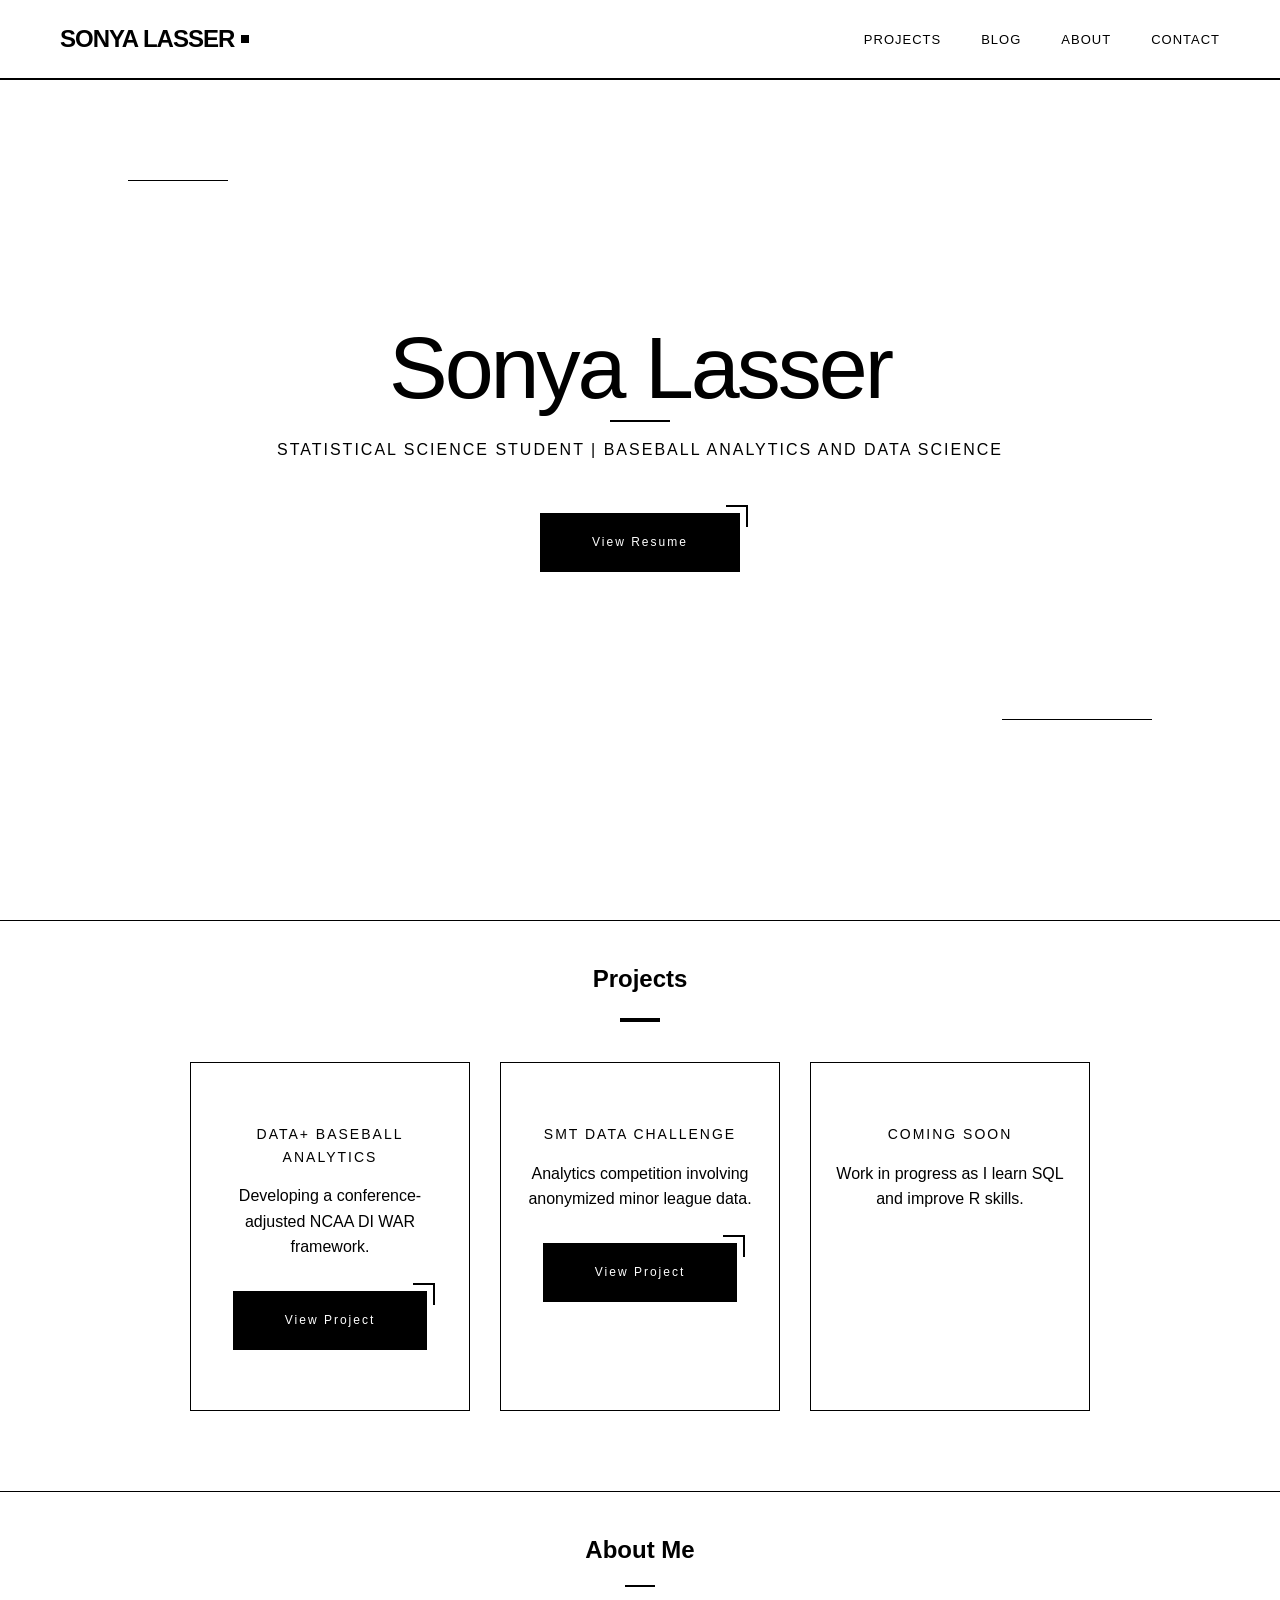
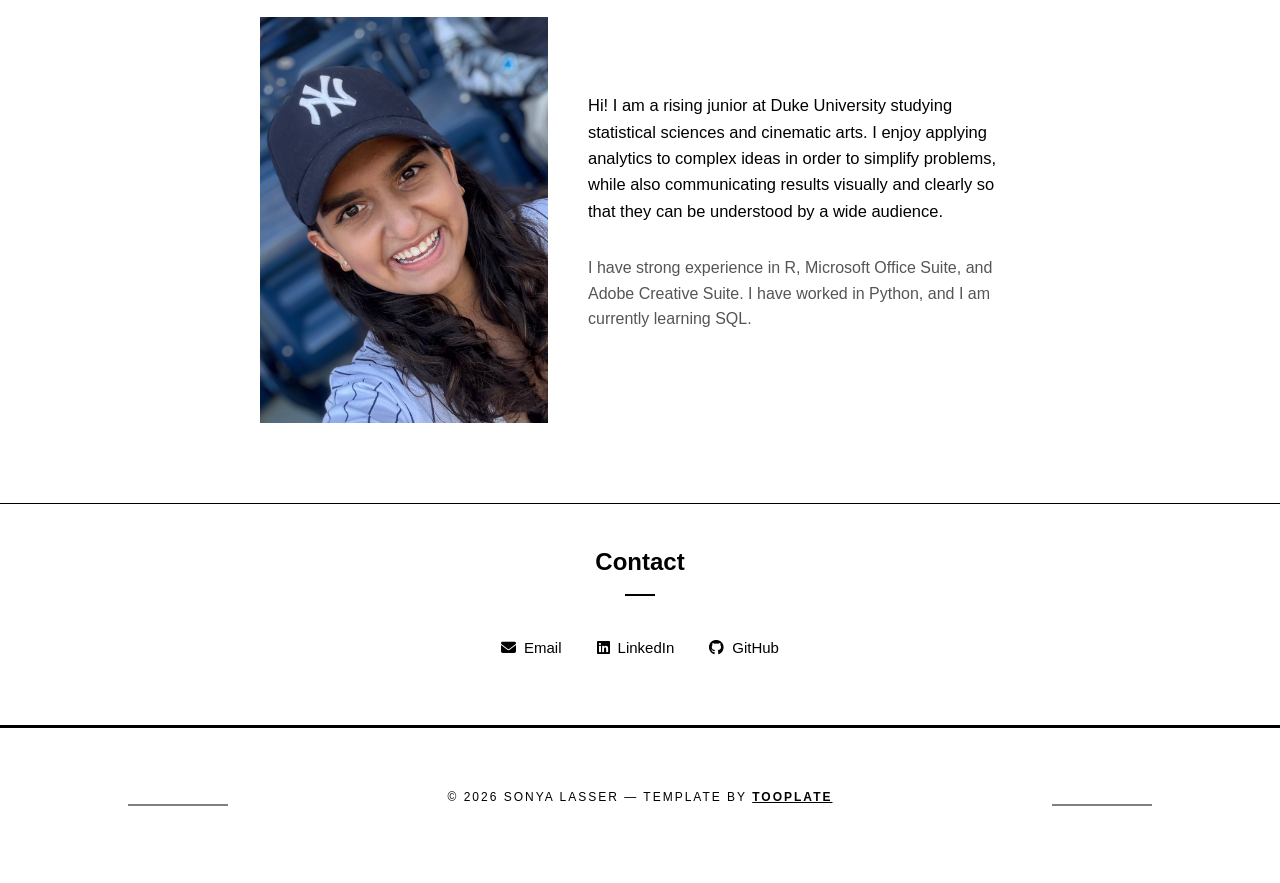
<file: index.html>
<!DOCTYPE html>
<html lang="en">
<head>
<meta charset="UTF-8">
<meta name="viewport" content="width=device-width, initial-scale=1.0">
<title>Sonya Lasser's Portfolio</title>
<link rel="icon" type="image/png" sizes="512x512" href="favicon.png">
<link rel="stylesheet" href="https://cdnjs.cloudflare.com/ajax/libs/font-awesome/6.5.0/css/all.min.css">
<link href="tooplate-minimal-white-style.css" rel="stylesheet">
</head>
<body>

<!-- Navigation -->
<nav id="navbar">
<div class="nav-container">
<a href="#" class="logo">SONYA LASSER</a>
<ul class="nav-links">
<li><a href="#projects">PROJECTS</a></li>
<li><a href="#blog">BLOG</a></li>
<li><a href="#about">ABOUT</a></li>
<li><a href="#contact">CONTACT</a></li>
</ul>
</div>
</nav>

<!-- Hero -->
<section class="hero" style="height: 60vh; display:flex; align-items:center; justify-content:center;">
<div class="hero-content">
<h1>Sonya Lasser</h1>
<p class="subtitle">Statistical Science Student | Baseball Analytics and Data Science</p>
<a href="files/Lasser_Resume.pdf" target="_blank" class="cta-button">View Resume</a>
</div>
</section>


<!-- Projects -->
<section id="projects" class="about">
<div class="container" style="text-align:center;">

<h2>Projects</h2>
<div style="width:40px; height:4px; background:#000; margin:20px auto;"></div>

<div style="display:flex; justify-content:center; gap:30px; flex-wrap:wrap; margin-top:40px;">

<div class="value-card" style="max-width:280px;">
  <h4>Data+ Baseball Analytics</h4>
  <p>
    Developing a conference-adjusted NCAA DI WAR framework.
  </p>
  <a href="projects/dataplus.html" class="cta-button" style="margin-top:15px;">
    View Project
  </a>
</div>

<div class="value-card" style="max-width:280px;">
<h4>SMT Data Challenge</h4>
<p>Analytics competition involving anonymized minor league data.</p>
<a href="projects/smt.html" class="cta-button" style="margin-top:15px;">View Project</a>
</div>

<div class="value-card" style="max-width:280px;">
<h4>Coming Soon</h4>
<p>Work in progress as I learn SQL and improve R skills.</p>
<!-- <a href="projects/project3.html" class="cta-button" style="margin-top:15px;">View Project</a> -->
</div>

</div> 

</section>

<!-- About Me -->
<section id="about" class="about">
<div class="container">

<div style="max-width:760px; margin:auto;">
<h2 style="text-align:center;">About Me</h2>
<div style="width:30px; height:2px; background:#000; margin:15px auto 30px;"></div>

<div style="display:flex; align-items:stretch; gap:40px;">

<div style="display:flex; align-items:stretch; gap:40px;">

<!-- Image (smaller) -->
<div style="flex:0.8;">
<div style="
width:100%;
height:100%;
min-height:240px;
overflow:hidden;
">
<img src="images/profile_picture.jpg" 
style="
width:100%;
height:100%;
object-fit:cover;
object-position:50% 40%;
">
</div>
</div>

<!-- Text (wider) -->
<div style="flex:1.2; display:flex; flex-direction:column; justify-content:center;">
<p style="font-size:16.5px; line-height:1.6;">
Hi! I am a rising junior at Duke University studying statistical sciences and cinematic arts. 
I enjoy applying analytics to complex ideas in order to simplify problems, while also 
communicating results visually and clearly so that they can be understood by a wide audience. 
</p>

<p style="margin-top:15px; color:#555;">
I have strong experience in R, Microsoft Office Suite, and Adobe Creative Suite. I have worked in Python,
and I am currently learning SQL.
</p>
</div>

</div>
</section>

<!-- Blog  
<section id="blog" class="about">
<div class="container" style="max-width:800px;">

<h2 style="text-align:center;">Blog</h2>
<div style="width:40px; height:4px; background:#000; margin:20px auto;"></div>

<div style="margin-top:40px;">

<-- Post 
<div style="margin-bottom:40px;">
<h3>Summer 2026</h3>
<p style="color:#777; font-size:14px;">August 2026</p>
<p>Thoughts on internship(s), LinkedIn, the future, and more.</p>
<a href="blog/summer26.html">Read More →</a>
</div>

<div style="height:1px; background:#ddd; margin:30px 0;"></div> -->

<!-- Contact   -->
<section id="contact" class="about">
<div class="container">

<div style="max-width:700px; margin:auto; text-align:center;">
<h2>Contact</h2>
<div style="width:30px; height:2px; background:#000; margin:12px auto 30px;"></div>

<div style="
display:flex;
justify-content:center;
align-items:center;
gap:35px;
flex-wrap:wrap;
font-size:15px;
padding:10px 0 5px;
">

<a href="mailto:sonya.lasser@gmail.com" 
style="color:#000; text-decoration:none; display:flex; align-items:center; gap:8px;"
onmouseover="this.style.opacity='0.6'"
onmouseout="this.style.opacity='1'">
<i class="fas fa-envelope"></i> Email
</a>

<a href="https://www.linkedin.com/in/sonya-lasser-b32856330/" target="_blank"
style="color:#000; text-decoration:none; display:flex; align-items:center; gap:8px;"
onmouseover="this.style.opacity='0.6'"
onmouseout="this.style.opacity='1'">
<i class="fab fa-linkedin"></i> LinkedIn
</a>

<a href="https://github.com/sonya-lasser" target="_blank"
style="color:#000; text-decoration:none; display:flex; align-items:center; gap:8px;"
onmouseover="this.style.opacity='0.6'"
onmouseout="this.style.opacity='1'">
<i class="fab fa-github"></i> GitHub
</a>

</div>

</section>

<!-- Footer -->
<footer>
<p>© 2026 Sonya Lasser — Template by <a href="https://www.tooplate.com" target="_blank" rel="nofollow noopener" style="color:#000; font-weight:700;">Tooplate</a></p>
</footer>

<script src="tooplate-minimal-script.js"></script>
</body>
</html>
</file>
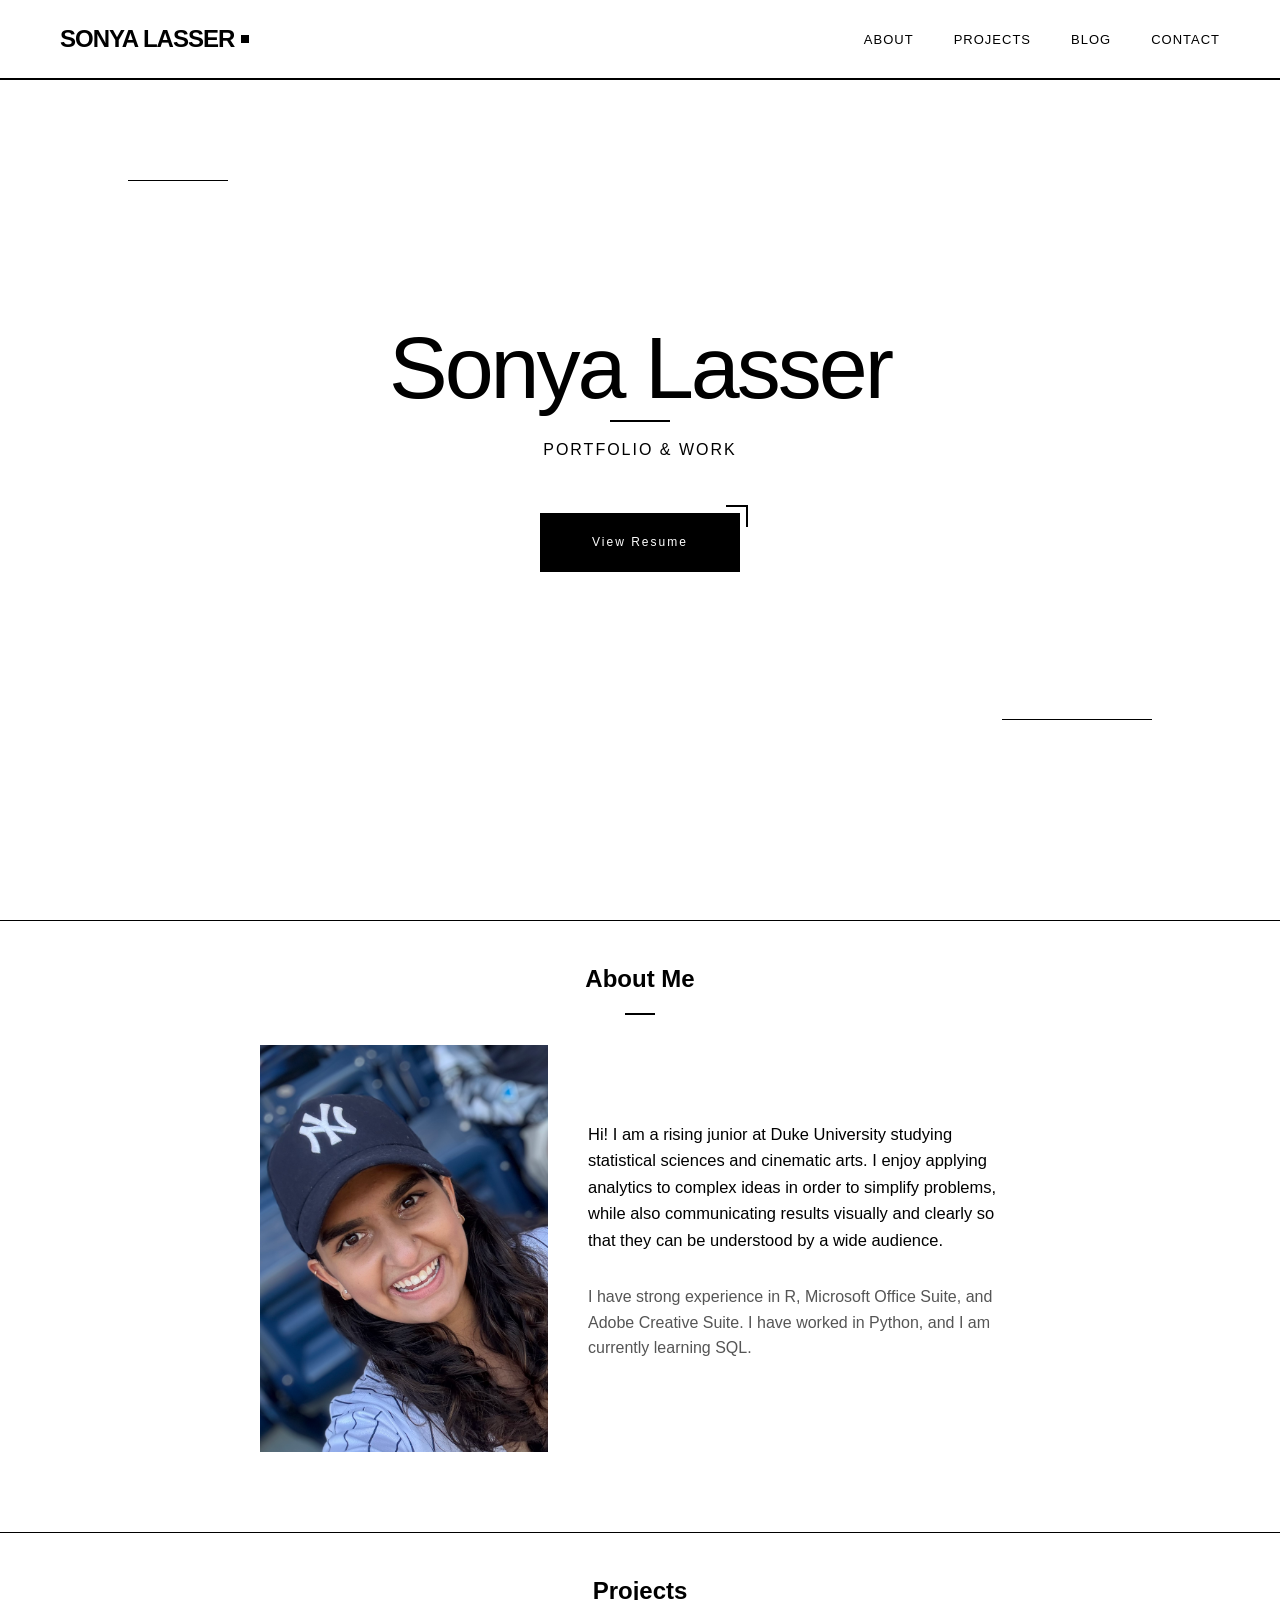
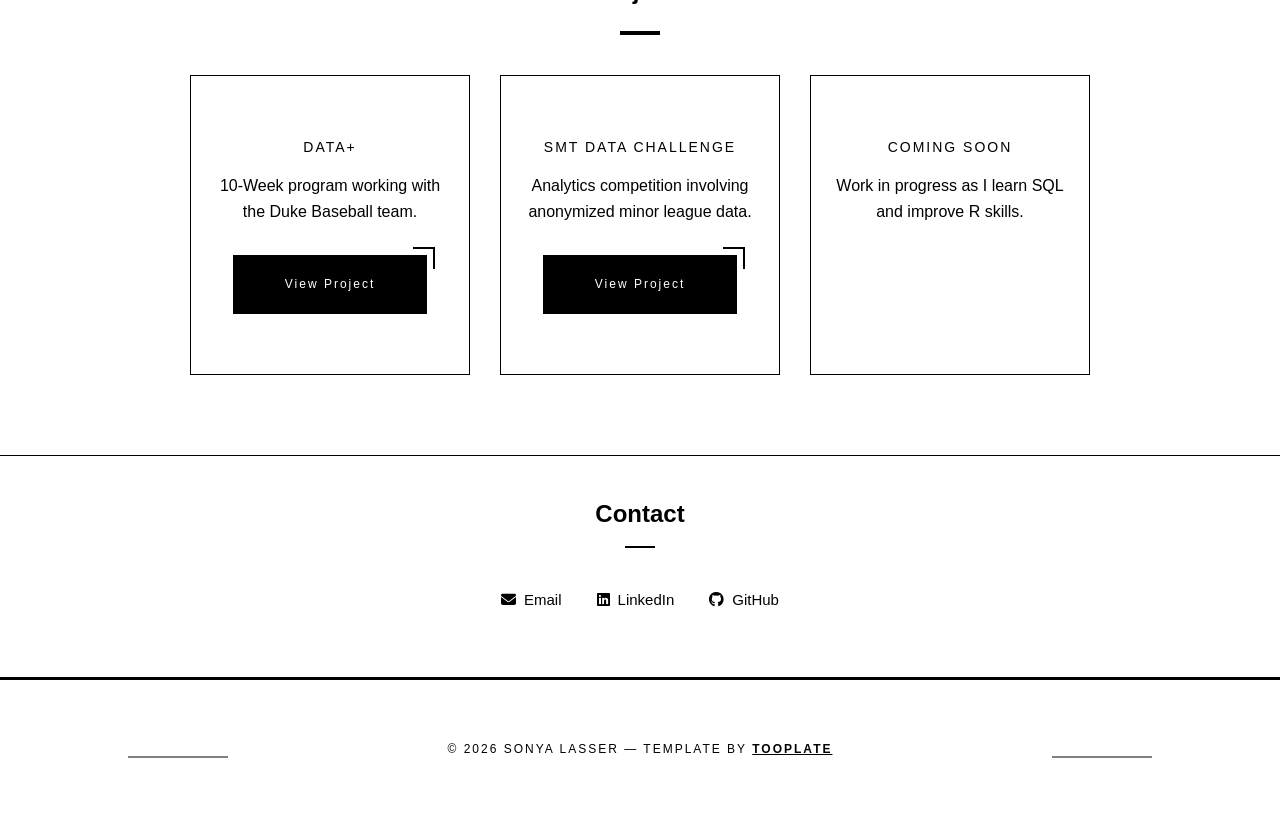
<file: sonya-lasser.html>
<!DOCTYPE html>
<html lang="en">
<head>
<meta charset="UTF-8">
<meta name="viewport" content="width=device-width, initial-scale=1.0">
<title>Sonya Lasser's Portfolio</title>
<link rel="stylesheet" href="https://cdnjs.cloudflare.com/ajax/libs/font-awesome/6.5.0/css/all.min.css">
<link href="tooplate-minimal-white-style.css" rel="stylesheet">
</head>
<body>

<!-- Navigation -->
<nav id="navbar">
<div class="nav-container">
<a href="#" class="logo">SONYA LASSER</a>
<ul class="nav-links">
<li><a href="#about">ABOUT</a></li>
<li><a href="#projects">PROJECTS</a></li>
<li><a href="#blog">BLOG</a></li>
<li><a href="#contact">CONTACT</a></li>
</ul>
</div>
</nav>

<!-- Hero -->
<section class="hero" style="height: 60vh; display:flex; align-items:center; justify-content:center;">
<div class="hero-content">
<h1>Sonya Lasser</h1>
<p class="subtitle">Portfolio & Work</p>
<a href="files/Lasser_Resume.pdf" target="_blank" class="cta-button">View Resume</a>
</div>
</section>

<!-- About Me -->
<section id="about" class="about">
<div class="container">

<div style="max-width:760px; margin:auto;">
<h2 style="text-align:center;">About Me</h2>
<div style="width:30px; height:2px; background:#000; margin:15px auto 30px;"></div>

<div style="display:flex; align-items:stretch; gap:40px;">

<div style="display:flex; align-items:stretch; gap:40px;">

<!-- Image (smaller) -->
<div style="flex:0.8;">
<div style="
width:100%;
height:100%;
min-height:240px;
overflow:hidden;
">
<img src="images/profile_picture.jpg" 
style="
width:100%;
height:100%;
object-fit:cover;
object-position:50% 40%;
">
</div>
</div>

<!-- Text (wider) -->
<div style="flex:1.2; display:flex; flex-direction:column; justify-content:center;">
<p style="font-size:16.5px; line-height:1.6;">
Hi! I am a rising junior at Duke University studying statistical sciences and cinematic arts. 
I enjoy applying analytics to complex ideas in order to simplify problems, while also 
communicating results visually and clearly so that they can be understood by a wide audience. 
</p>

<p style="margin-top:15px; color:#555;">
I have strong experience in R, Microsoft Office Suite, and Adobe Creative Suite. I have worked in Python,
and I am currently learning SQL.
</p>
</div>

</div>
</section>

<!-- Projects -->
<section id="projects" class="about">
<div class="container" style="text-align:center;">

<h2>Projects</h2>
<div style="width:40px; height:4px; background:#000; margin:20px auto;"></div>

<div style="display:flex; justify-content:center; gap:30px; flex-wrap:wrap; margin-top:40px;">

<div class="value-card" style="max-width:280px;">
<h4>Data+</h4>
<p>10-Week program working with the Duke Baseball team.</p>
<a href="projects/dataplus.html" class="cta-button" style="margin-top:15px;">View Project</a>
</div>

<div class="value-card" style="max-width:280px;">
<h4>SMT Data Challenge</h4>
<p>Analytics competition involving anonymized minor league data.</p>
<a href="projects/smt.html" class="cta-button" style="margin-top:15px;">View Project</a>
</div>

<div class="value-card" style="max-width:280px;">
<h4>Coming Soon</h4>
<p>Work in progress as I learn SQL and improve R skills.</p>
<!-- <a href="projects/project3.html" class="cta-button" style="margin-top:15px;">View Project</a> -->
</div>

</div> 

</section>

<!-- Blog  
<section id="blog" class="about">
<div class="container" style="max-width:800px;">

<h2 style="text-align:center;">Blog</h2>
<div style="width:40px; height:4px; background:#000; margin:20px auto;"></div>

<div style="margin-top:40px;">

<!-- Post 
<div style="margin-bottom:40px;">
<h3>Summer 2026</h3>
<p style="color:#777; font-size:14px;">August 2026</p>
<p>Thoughts on internship(s), LinkedIn, the future, and more.</p>
<a href="blog/summer26.html">Read More →</a>
</div>

<div style="height:1px; background:#ddd; margin:30px 0;"></div> -->

<!-- Contact   -->
<section id="contact" class="about">
<div class="container">

<div style="max-width:700px; margin:auto; text-align:center;">
<h2>Contact</h2>
<div style="width:30px; height:2px; background:#000; margin:12px auto 30px;"></div>

<div style="
display:flex;
justify-content:center;
align-items:center;
gap:35px;
flex-wrap:wrap;
font-size:15px;
padding:10px 0 5px;
">

<a href="mailto:sonya.lasser@gmail.com" 
style="color:#000; text-decoration:none; display:flex; align-items:center; gap:8px;"
onmouseover="this.style.opacity='0.6'"
onmouseout="this.style.opacity='1'">
<i class="fas fa-envelope"></i> Email
</a>

<a href="https://www.linkedin.com/in/sonya-lasser-b32856330/" target="_blank"
style="color:#000; text-decoration:none; display:flex; align-items:center; gap:8px;"
onmouseover="this.style.opacity='0.6'"
onmouseout="this.style.opacity='1'">
<i class="fab fa-linkedin"></i> LinkedIn
</a>

<a href="https://github.com/sonya-lasser" target="_blank"
style="color:#000; text-decoration:none; display:flex; align-items:center; gap:8px;"
onmouseover="this.style.opacity='0.6'"
onmouseout="this.style.opacity='1'">
<i class="fab fa-github"></i> GitHub
</a>

</div>

</section>

<!-- Footer -->
<footer>
<p>© 2026 Sonya Lasser — Template by <a href="https://www.tooplate.com" target="_blank" rel="nofollow noopener" style="color:#000; font-weight:700;">Tooplate</a></p>
</footer>

<script src="tooplate-minimal-script.js"></script>
</body>
</html>
</file>
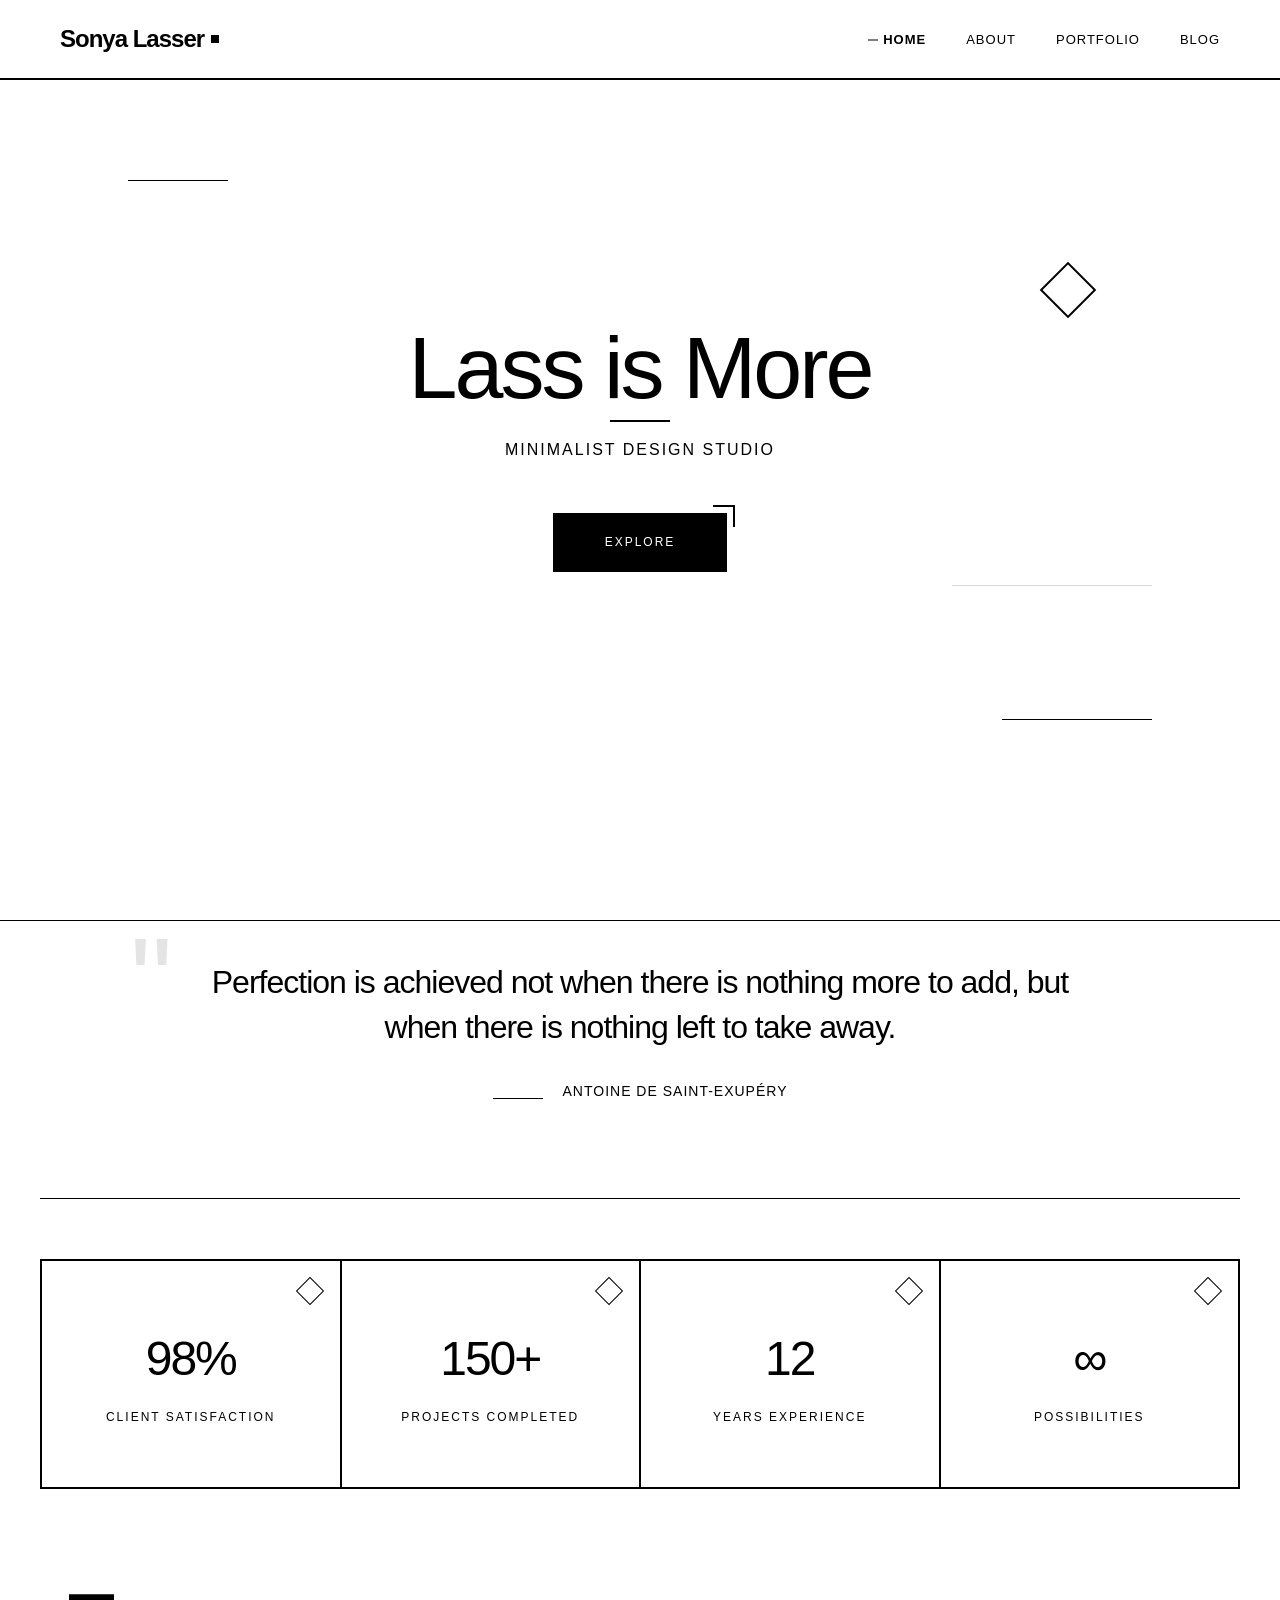
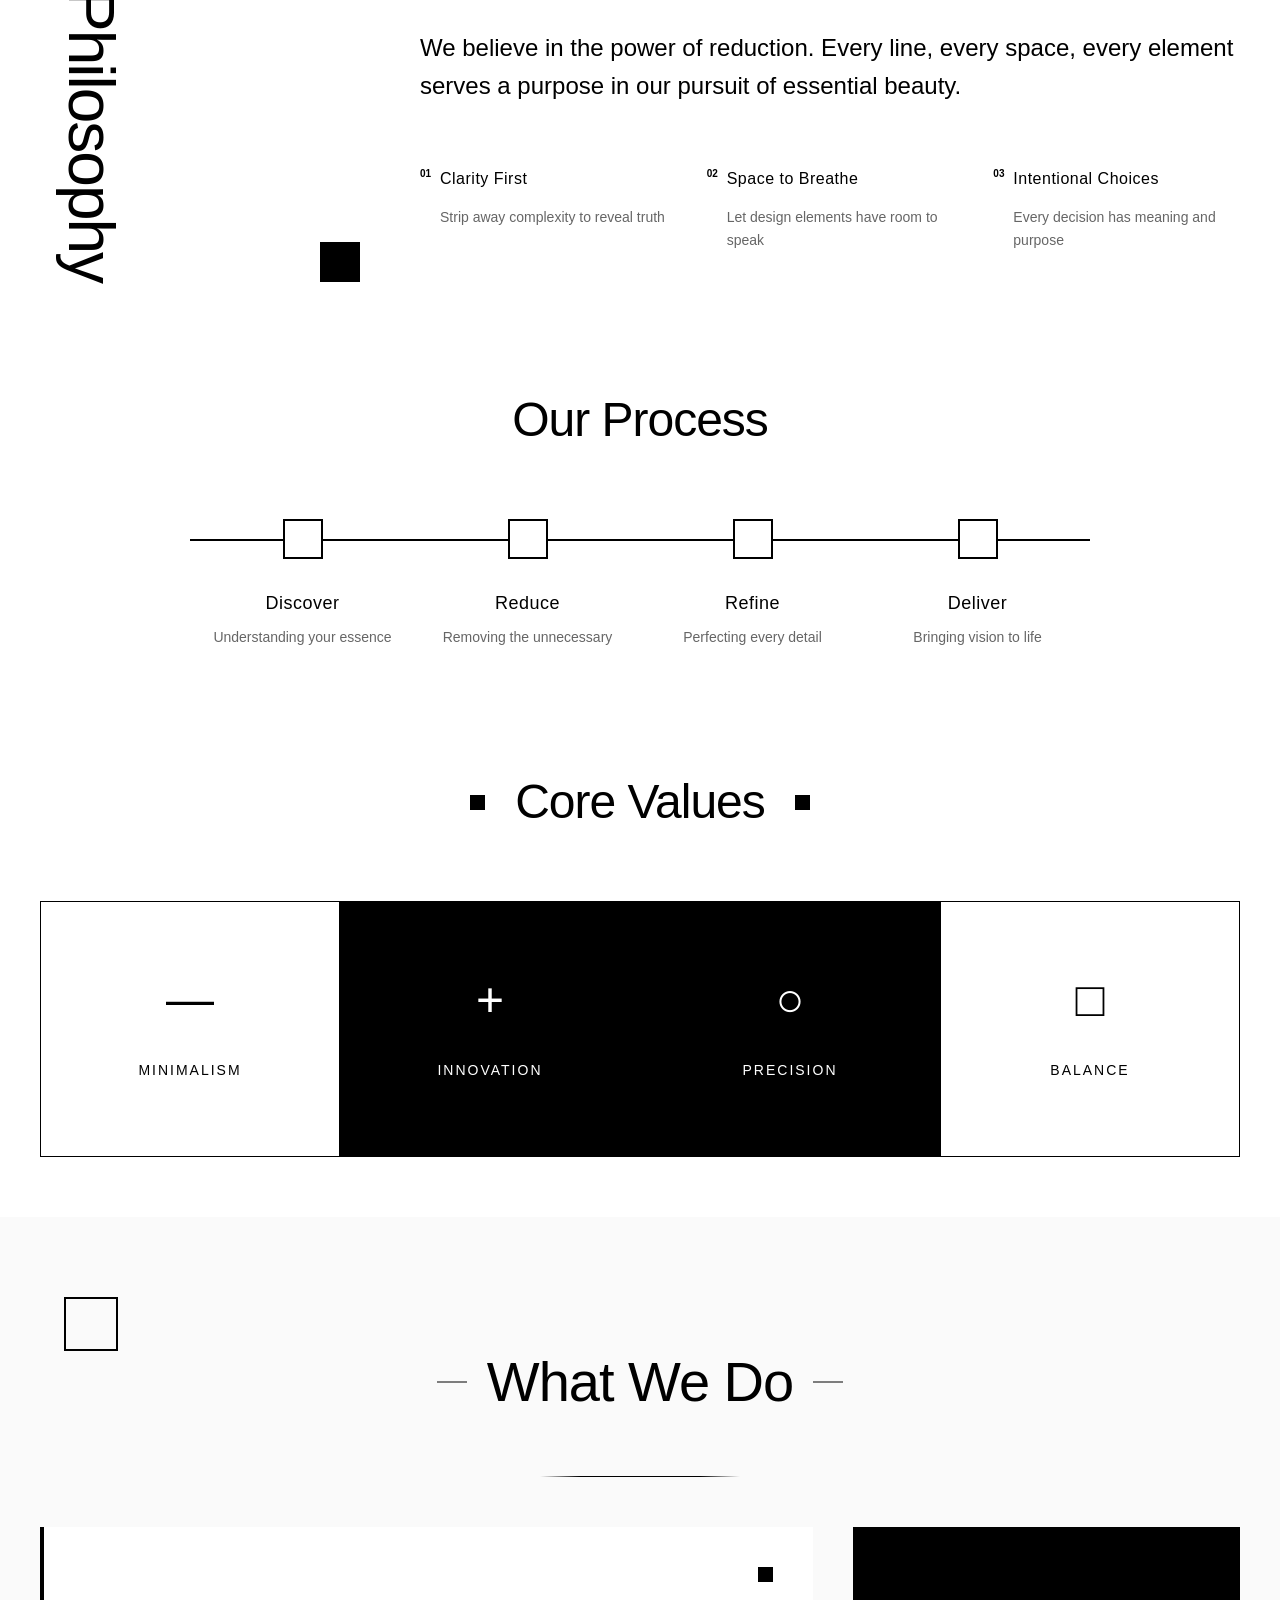
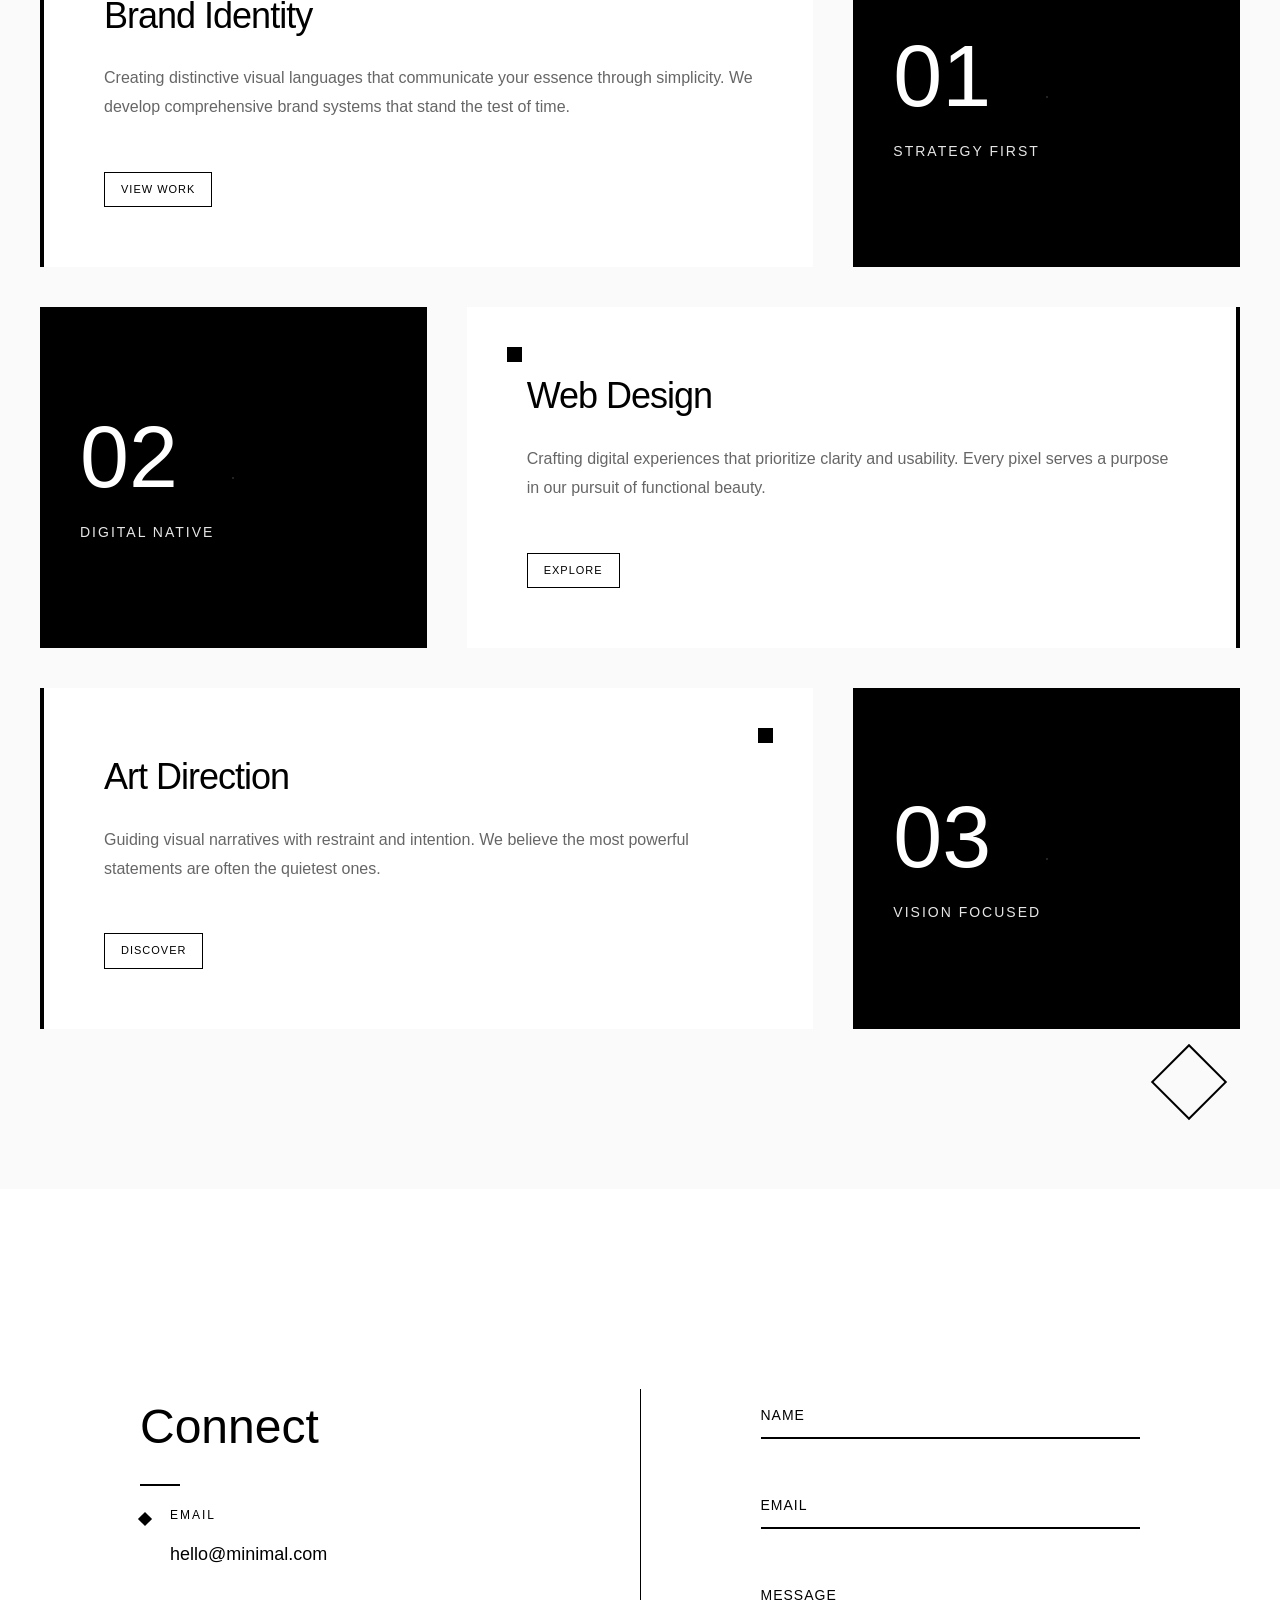
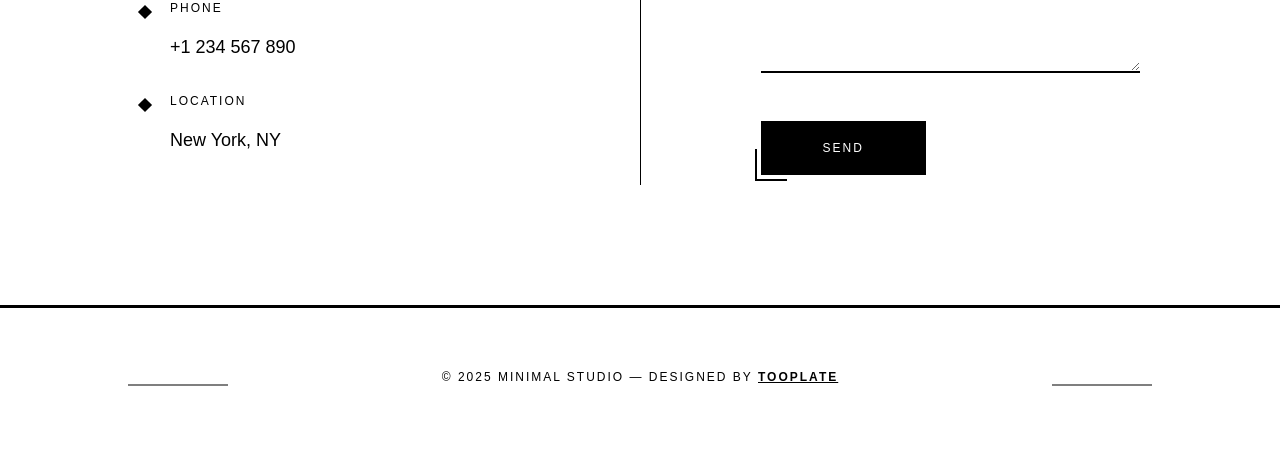
<file: template.html>
<!DOCTYPE html>
<html lang="en">
<head>
    <meta charset="UTF-8">
    <meta name="viewport" content="width=device-width, initial-scale=1.0">
    <title>Sonya Lasser's Portfolio</title>
    <link href="tooplate-minimal-white-style.css" rel="stylesheet">
    
<!--

Tooplate 2141 Minimal White

https://www.tooplate.com/view/2141-minimal-white

Free HTML CSS Template

-->
</head>
<body>
    <!-- Navigation -->
    <nav id="navbar">
        <div class="nav-container">
            <a href="#home" class="logo">Sonya Lasser</a>
            <div class="menu-toggle" id="menuToggle">
                <span></span>
                <span></span>
                <span></span>
            </div>
            <ul class="nav-links" id="navLinks">
                <ul class="nav-links" id="navLinks">
                    <li><a href="#home" class="nav-link">HOME</a></li>
                    <li><a href="#about" class="nav-link">ABOUT</a></li>
                    <li><a href="#portfolio" class="nav-link">PORTFOLIO</a></li>
                    <li><a href="#blog" class="nav-link">BLOG</a></li>
            </ul>
        </div>
        </div>
    </nav>

    <!-- Section 1: Hero -->
    <section id="home" class="hero">
        <!-- Animated Objects (Reduced) -->
        <div class="floating-objects">
            <div class="floating-circle"></div>
            <div class="floating-circle"></div>
            <div class="floating-square"></div>
            <div class="floating-line"></div>
        </div>
        
        <div class="hero-decoration"></div>
        <div class="hero-content">
            <h1>Lass is More</h1>
            <p class="subtitle">Minimalist Design Studio</p>
            <a href="#about" class="cta-button">EXPLORE</a>
        </div>
    </section>

    <!-- Section 2: About - Mixed Layouts -->
    <section id="about" class="about">
        <div class="container">
            <!-- Introduction with large quote -->
            <div class="about-intro fade-in">
                <div class="quote-block">
                    <span class="quote-mark">"</span>
                    <h3>Perfection is achieved not when there is nothing more to add, but when there is nothing left to take away.</h3>
                    <div class="quote-author">
                        <span class="author-line"></span>
                        <p>Antoine de Saint-Exupéry</p>
                    </div>
                </div>
            </div>

            <div class="black-line"></div>

            <!-- Stats Section -->
            <div class="stats-grid fade-in">
                <div class="stat-item">
                    <div class="stat-number">98%</div>
                    <div class="stat-label">Client Satisfaction</div>
                    <div class="stat-decoration"></div>
                </div>
                <div class="stat-item">
                    <div class="stat-number">150+</div>
                    <div class="stat-label">Projects Completed</div>
                    <div class="stat-decoration"></div>
                </div>
                <div class="stat-item">
                    <div class="stat-number">12</div>
                    <div class="stat-label">Years Experience</div>
                    <div class="stat-decoration"></div>
                </div>
                <div class="stat-item">
                    <div class="stat-number">∞</div>
                    <div class="stat-label">Possibilities</div>
                    <div class="stat-decoration"></div>
                </div>
            </div>

            <!-- Philosophy Section with offset layout -->
            <div class="philosophy-section fade-in">
                <div class="philosophy-header">
                    <h2>Philosophy</h2>
                    <div class="header-decoration"></div>
                </div>
                <div class="philosophy-content">
                    <div class="philosophy-main">
                        <p class="lead-text">We believe in the power of reduction. Every line, every space, every element serves a purpose in our pursuit of essential beauty.</p>
                    </div>
                    <div class="philosophy-points">
                        <div class="point-item">
                            <span class="point-number">01</span>
                            <h4>Clarity First</h4>
                            <p>Strip away complexity to reveal truth</p>
                        </div>
                        <div class="point-item">
                            <span class="point-number">02</span>
                            <h4>Space to Breathe</h4>
                            <p>Let design elements have room to speak</p>
                        </div>
                        <div class="point-item">
                            <span class="point-number">03</span>
                            <h4>Intentional Choices</h4>
                            <p>Every decision has meaning and purpose</p>
                        </div>
                    </div>
                </div>
            </div>

            <!-- Process Timeline -->
            <div class="process-timeline fade-in">
                <h2 class="section-subtitle">Our Process</h2>
                <div class="timeline-container">
                    <div class="timeline-line"></div>
                    <div class="timeline-item">
                        <div class="timeline-dot"></div>
                        <div class="timeline-content">
                            <h4>Discover</h4>
                            <p>Understanding your essence</p>
                        </div>
                    </div>
                    <div class="timeline-item">
                        <div class="timeline-dot"></div>
                        <div class="timeline-content">
                            <h4>Reduce</h4>
                            <p>Removing the unnecessary</p>
                        </div>
                    </div>
                    <div class="timeline-item">
                        <div class="timeline-dot"></div>
                        <div class="timeline-content">
                            <h4>Refine</h4>
                            <p>Perfecting every detail</p>
                        </div>
                    </div>
                    <div class="timeline-item">
                        <div class="timeline-dot"></div>
                        <div class="timeline-content">
                            <h4>Deliver</h4>
                            <p>Bringing vision to life</p>
                        </div>
                    </div>
                </div>
            </div>

            <!-- Values Grid -->
            <div class="values-section fade-in">
                <div class="values-header">
                    <div class="black-square"></div>
                    <h2>Core Values</h2>
                    <div class="black-square"></div>
                </div>
                <div class="values-grid">
                    <div class="value-card">
                        <div class="value-icon">—</div>
                        <h4>Minimalism</h4>
                    </div>
                    <div class="value-card black">
                        <div class="value-icon">+</div>
                        <h4>Innovation</h4>
                    </div>
                    <div class="value-card black">
                        <div class="value-icon">○</div>
                        <h4>Precision</h4>
                    </div>
                    <div class="value-card">
                        <div class="value-icon">□</div>
                        <h4>Balance</h4>
                    </div>
                </div>
            </div>
        </div>
    </section>

    <!-- Section 3: Services - Asymmetric Grid -->
    <section id="services" class="services">
        <div class="container">
            <div class="services-header fade-in">
                <h2>What We Do</h2>
            </div>
            
            <div class="asymmetric-grid fade-in">
                <div class="service-large">
                    <h3>Brand Identity</h3>
                    <p>Creating distinctive visual languages that communicate your essence through simplicity. We develop comprehensive brand systems that stand the test of time.</p>
                    <a href="#contact" class="service-tag">View Work</a>
                </div>
                <div class="service-small">
                    <div class="service-number">01</div>
                    <h4>Strategy First</h4>
                </div>
            </div>
            
            <div class="asymmetric-grid reverse fade-in">
                <div class="service-small">
                    <div class="service-number">02</div>
                    <h4>Digital Native</h4>
                </div>
                <div class="service-large">
                    <h3>Web Design</h3>
                    <p>Crafting digital experiences that prioritize clarity and usability. Every pixel serves a purpose in our pursuit of functional beauty.</p>
                    <a href="#contact" class="service-tag">Explore</a>
                </div>
            </div>
            
            <div class="asymmetric-grid fade-in">
                <div class="service-large">
                    <h3>Art Direction</h3>
                    <p>Guiding visual narratives with restraint and intention. We believe the most powerful statements are often the quietest ones.</p>
                    <a href="#contact" class="service-tag">Discover</a>
                </div>
                <div class="service-small">
                    <div class="service-number">03</div>
                    <h4>Vision Focused</h4>
                </div>
            </div>
        </div>
    </section>

    <!-- Section 4: Contact -->
    <section id="contact" class="contact">
        <div class="container">
            <div class="contact-grid fade-in">
                <div class="contact-info">
                    <h2>Connect</h2>
                    <div class="info-item">
                        <h4>Email</h4>
                        <p>hello@minimal.com</p>
                    </div>
                    <div class="info-item">
                        <h4>Phone</h4>
                        <p>+1 234 567 890</p>
                    </div>
                    <div class="info-item">
                        <h4>Location</h4>
                        <p>New York, NY</p>
                    </div>
                </div>
                
                <div class="contact-divider"></div>
                
                <div class="contact-form">
                    <form>
                        <div class="form-group">
                            <input type="text" placeholder=" " required>
                            <label>Name</label>
                        </div>
                        <div class="form-group">
                            <input type="email" placeholder=" " required>
                            <label>Email</label>
                        </div>
                        <div class="form-group">
                            <textarea rows="4" placeholder=" " required></textarea>
                            <label>Message</label>
                        </div>
                        <button type="submit" class="submit-btn">Send</button>
                    </form>
                </div>
            </div>
        </div>
    </section>

    <!-- Footer -->
    <footer>
        <p>© 2025 Minimal Studio — Designed by <a href="https://www.tooplate.com" target="_blank" rel="nofollow noopener" style="color: #000; font-weight: 700;">Tooplate</a></p>
    </footer>
<script src="tooplate-minimal-script.js"></script>
</body>
</html>
</file>
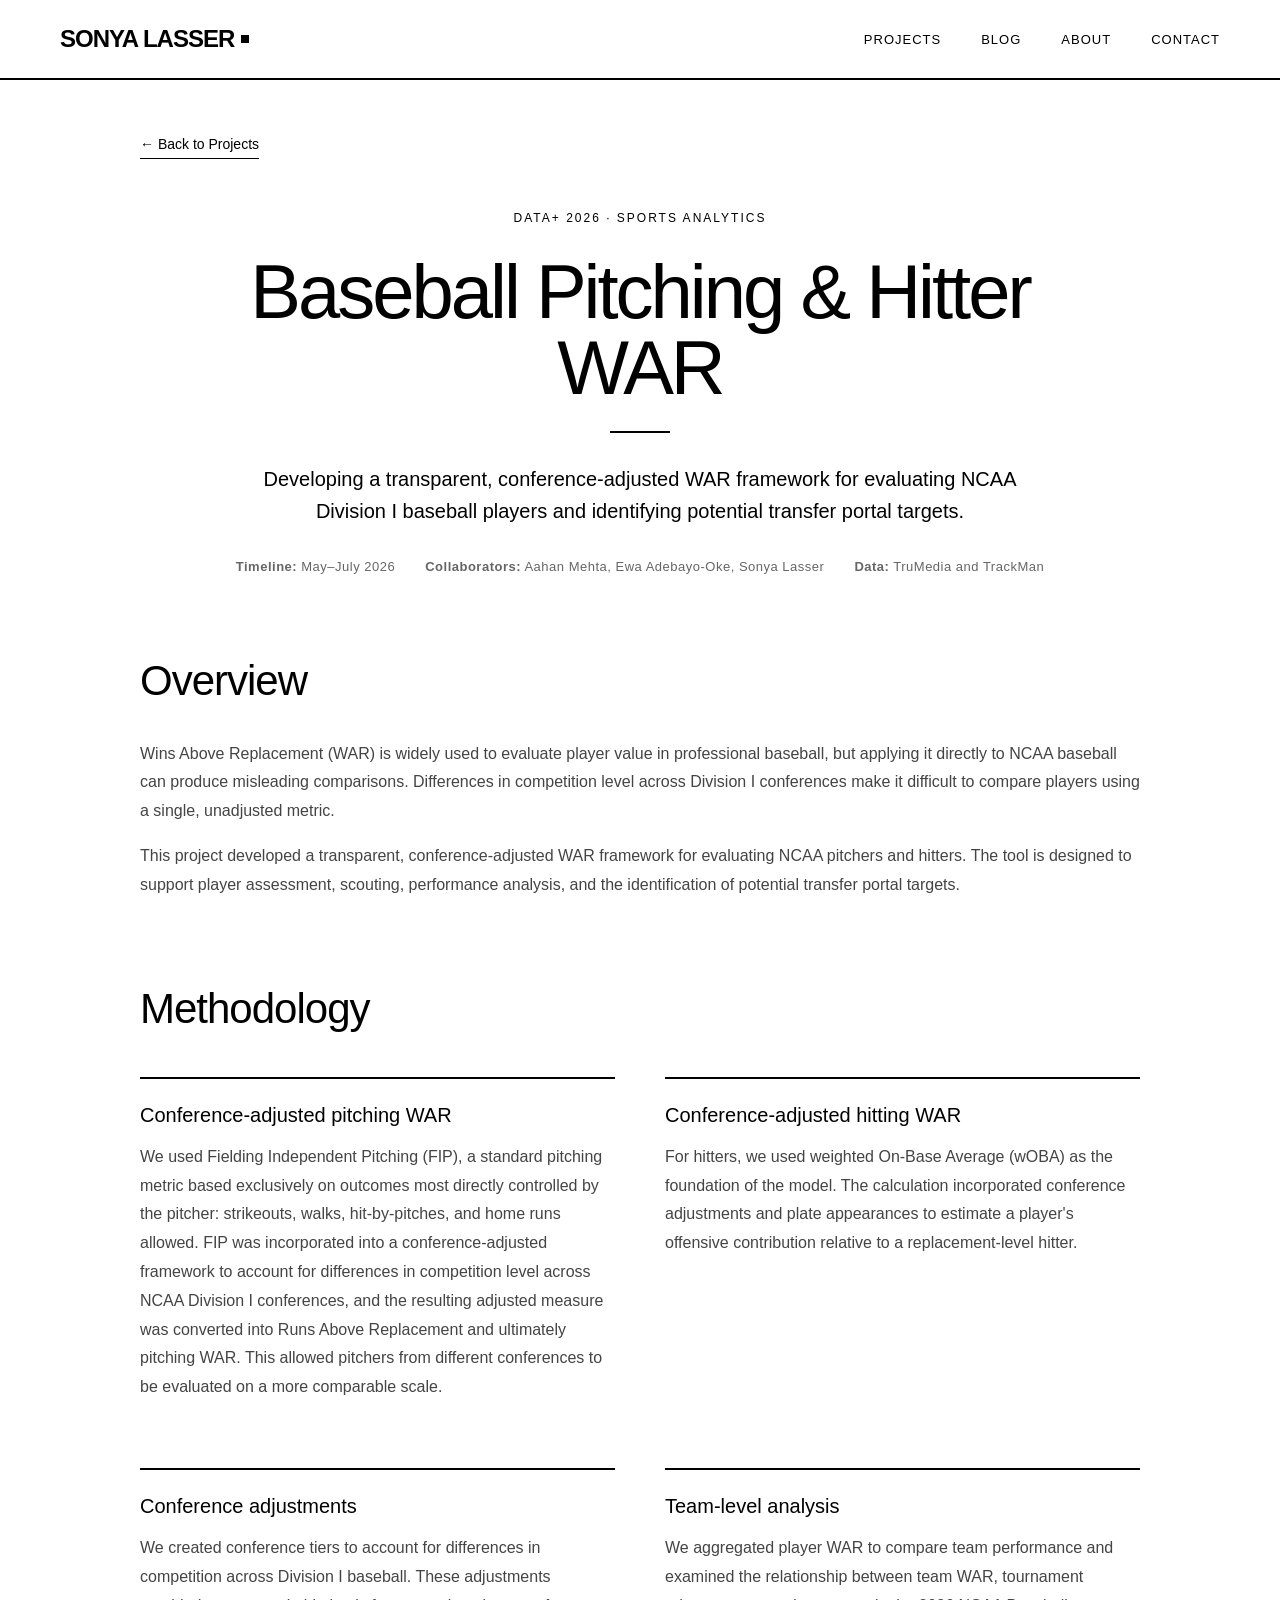
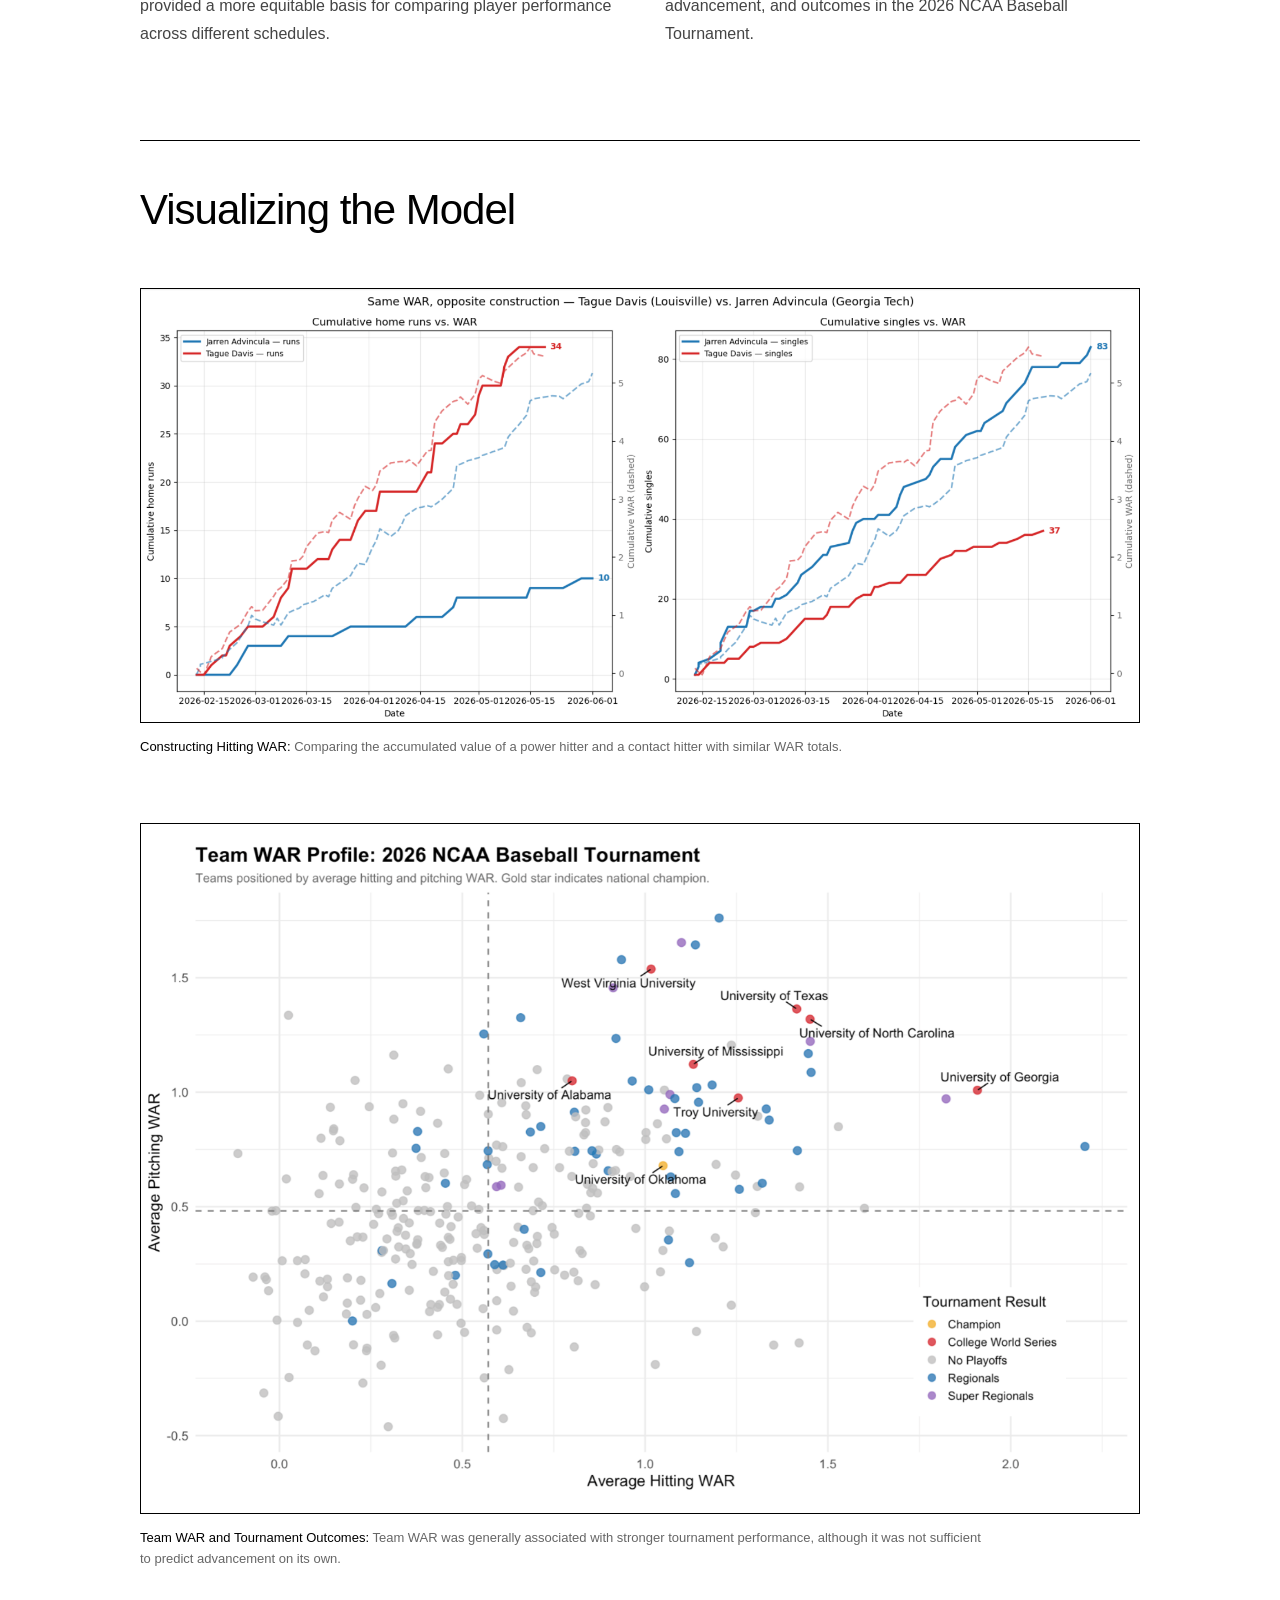
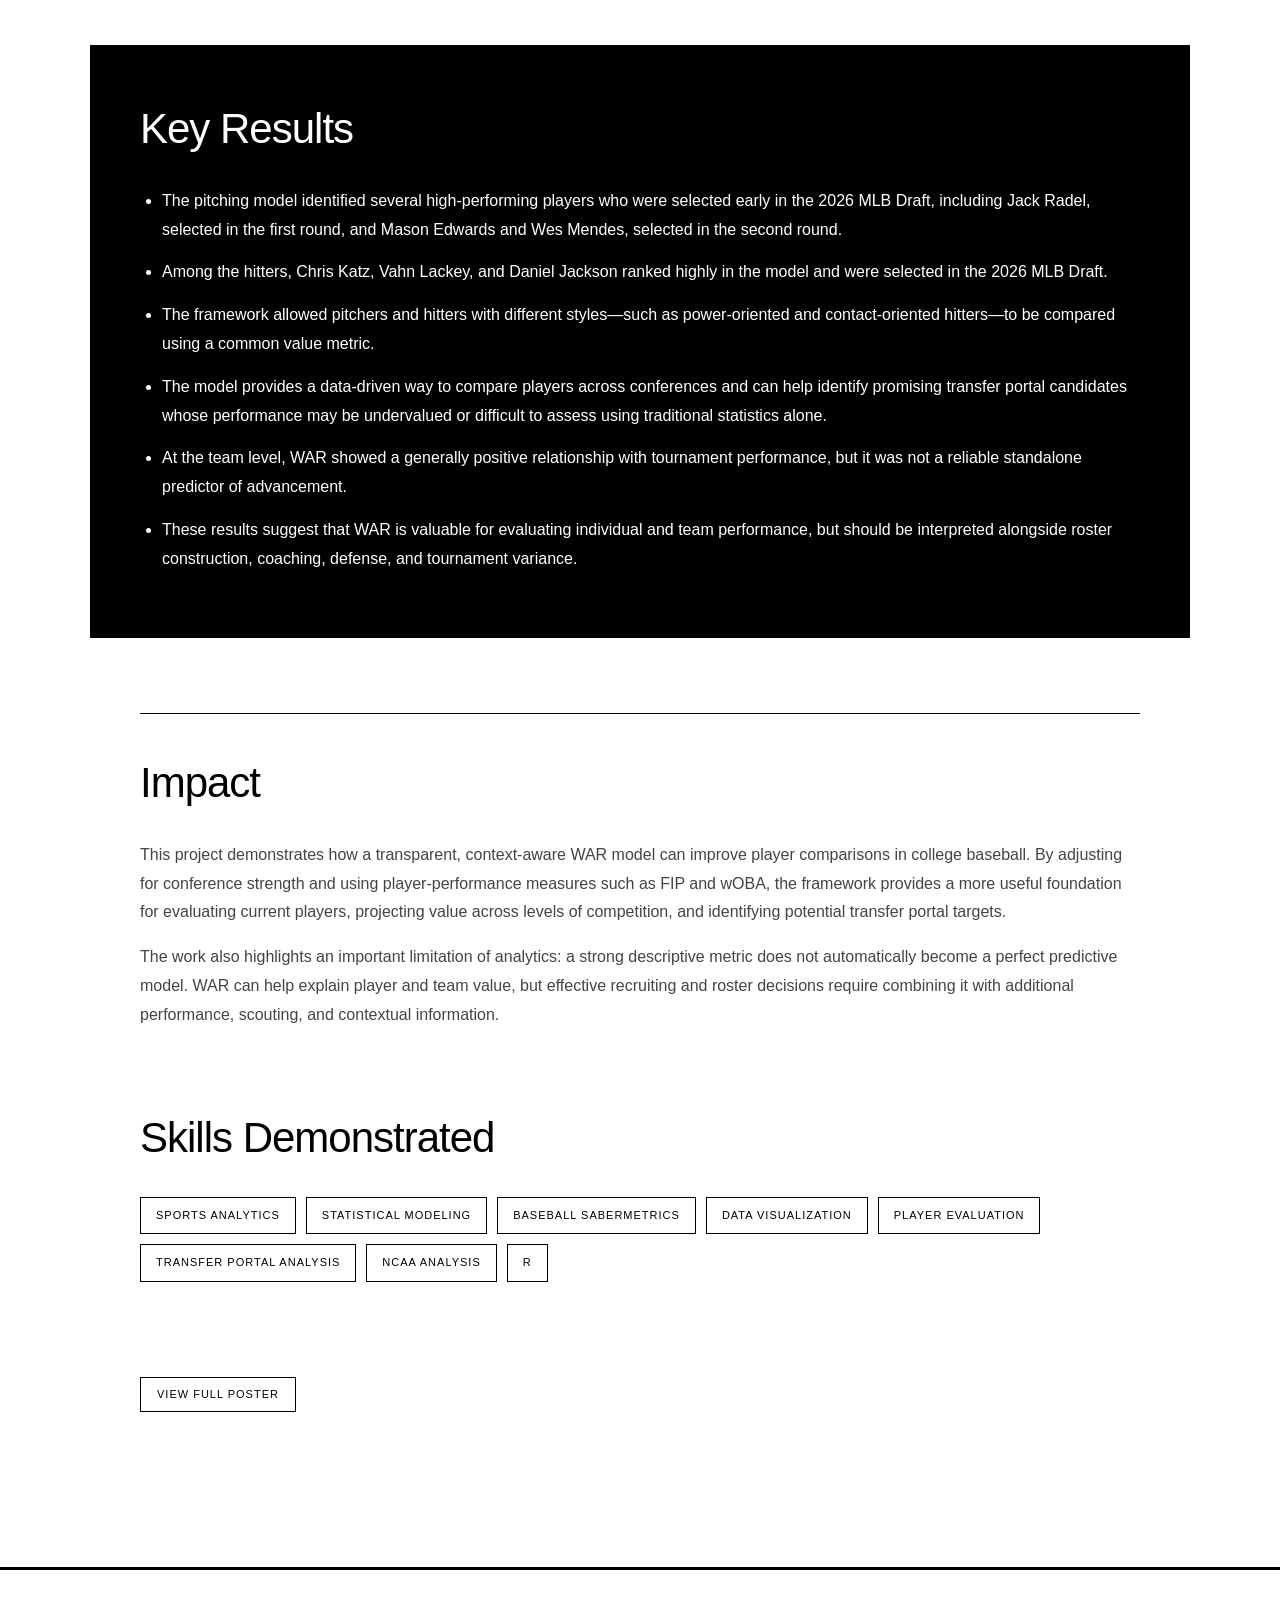
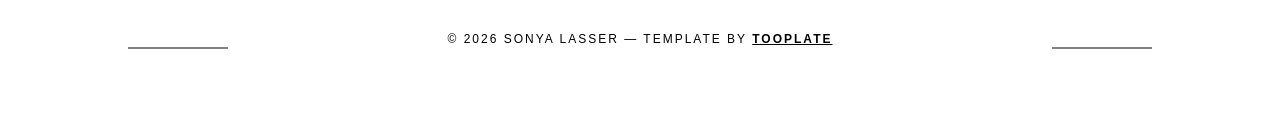
<file: projects/dataplus.html>
<!DOCTYPE html>
<html lang="en">
<head>
  <meta charset="UTF-8">
  <meta name="viewport" content="width=device-width, initial-scale=1.0">

  <title>Baseball Pitching &amp; Hitter WAR | Sonya Lasser</title>

  <link
    rel="stylesheet"
    href="https://cdnjs.cloudflare.com/ajax/libs/font-awesome/6.5.0/css/all.min.css"
  >

  <link href="../tooplate-minimal-white-style.css" rel="stylesheet">

  <!-- Project-page-specific styling -->
  <style>
    .project-page {
      padding: 110px 20px 80px;
      background: #fff;
    }

    .project-container {
      max-width: 1000px;
      margin: 0 auto;
    }

    .project-header {
      max-width: 900px;
      margin: 30px auto 70px;
      text-align: center;
    }
  </style>
</head>

<body>

  <!-- Navigation -->
  <nav id="navbar">
<div class="nav-container">
<a href="#" class="logo">SONYA LASSER</a>
<ul class="nav-links">
<li><a href="#projects">PROJECTS</a></li>
<li><a href="#blog">BLOG</a></li>
<li><a href="#about">ABOUT</a></li>
<li><a href="#contact">CONTACT</a></li>
</ul>
</div>
</nav>

  <!-- Project Content -->
  <main class="project-page">
    <div class="project-container">

      <a href="../index.html#projects" class="back-link">
        ← Back to Projects
      </a>

      <!-- Project Header -->
      <header class="project-header">
        <div class="project-label">
          Data+ 2026 · Sports Analytics
        </div>

        <h1>Baseball Pitching &amp; Hitter WAR</h1>

        <p class="project-subtitle">
          Developing a transparent, conference-adjusted WAR framework for evaluating NCAA Division I baseball players and identifying potential transfer portal targets.
        </p>

        <div class="project-meta">
          <span>
            <strong>Timeline:</strong> May–July 2026
          </span>

          <span>
            <strong>Collaborators:</strong> Aahan Mehta, Ewa Adebayo-Oke, Sonya Lasser
          </span>

          <span>
            <strong>Data:</strong> TruMedia and TrackMan
          </span>
        </div>
      </header>

      <!-- Overview -->
      <section class="project-section">
        <h2>Overview</h2>

        <p>
          Wins Above Replacement (WAR) is widely used to evaluate player value in professional baseball, but applying it directly to NCAA baseball can produce misleading comparisons. Differences in competition level across Division I conferences make it difficult to compare players using a single, unadjusted metric.
        </p>

        <p>
          This project developed a transparent, conference-adjusted WAR framework for evaluating NCAA pitchers and hitters. The tool is designed to support player assessment, scouting, performance analysis, and the identification of potential transfer portal targets.
        </p>
      </section>

      <!-- Methodology -->
      <section class="project-section">
        <h2>Methodology</h2>

        <div class="project-methodology">

          <article class="methodology-item">
            <h3>Conference-adjusted pitching WAR</h3>

            <p>
              We used Fielding Independent Pitching (FIP), a standard pitching metric based exclusively on outcomes most directly controlled by the pitcher: strikeouts, walks, hit-by-pitches, and home runs allowed. FIP was incorporated into a conference-adjusted framework to account for differences in competition level across NCAA Division I conferences, and the resulting adjusted measure was converted into Runs Above Replacement and ultimately pitching WAR. This allowed pitchers from different conferences to be evaluated on a more comparable scale.
            </p>
          </article>

          <article class="methodology-item">
            <h3>Conference-adjusted hitting WAR</h3>

            <p>
              For hitters, we used weighted On-Base Average (wOBA) as the foundation of the model. The calculation incorporated conference adjustments and plate appearances to estimate a player's offensive contribution relative to a replacement-level hitter.
            </p>
          </article>

          <article class="methodology-item">
            <h3>Conference adjustments</h3>

            <p>
              We created conference tiers to account for differences in competition across Division I baseball. These adjustments provided a more equitable basis for comparing player performance across different schedules.
            </p>
          </article>

          <article class="methodology-item">
            <h3>Team-level analysis</h3>

            <p>
              We aggregated player WAR to compare team performance and examined the relationship between team WAR, tournament advancement, and outcomes in the 2026 NCAA Baseball Tournament.
            </p>
          </article>

        </div>
      </section>

      <!-- Visuals -->
      <section class="project-section project-visuals">
        <h2>Visualizing the Model</h2>

        <figure class="project-figure">
          <img
            src="../files/DataPlus/hitting-war-construction.png"
            alt="Line charts comparing the accumulated WAR of a power hitter and a contact hitter with similar WAR totals"
            loading="lazy"
          >

          <figcaption>
            <strong>Constructing Hitting WAR:</strong>
            Comparing the accumulated value of a power hitter and a contact hitter with similar WAR totals.
          </figcaption>
        </figure>

        <figure class="project-figure">
          <img
            src="../files/DataPlus/team-war-tournament-outcomes.png"
            alt="Scatterplot showing the relationship between team WAR and tournament outcomes in the 2026 NCAA Baseball Tournament"
            loading="lazy"
          >

          <figcaption>
            <strong>Team WAR and Tournament Outcomes:</strong>
            Team WAR was generally associated with stronger tournament performance, although it was not sufficient to predict advancement on its own.
          </figcaption>
        </figure>
      </section>

      <!-- Key Results -->
      <section class="project-section results-section">
        <h2>Key Results</h2>

        <ul>
          <li>
            The pitching model identified several high-performing players who were selected early in the 2026 MLB Draft, including Jack Radel, selected in the first round, and Mason Edwards and Wes Mendes, selected in the second round.
          </li>

          <li>
            Among the hitters, Chris Katz, Vahn Lackey, and Daniel Jackson ranked highly in the model and were selected in the 2026 MLB Draft.
          </li>

          <li>
            The framework allowed pitchers and hitters with different styles—such as power-oriented and contact-oriented hitters—to be compared using a common value metric.
          </li>

          <li>
            The model provides a data-driven way to compare players across conferences and can help identify promising transfer portal candidates whose performance may be undervalued or difficult to assess using traditional statistics alone.
          </li>

          <li>
            At the team level, WAR showed a generally positive relationship with tournament performance, but it was not a reliable standalone predictor of advancement.
          </li>

          <li>
            These results suggest that WAR is valuable for evaluating individual and team performance, but should be interpreted alongside roster construction, coaching, defense, and tournament variance.
          </li>
        </ul>
      </section>

      <!-- Impact -->
      <section class="project-section impact-section">
        <h2>Impact</h2>

        <p>
          This project demonstrates how a transparent, context-aware WAR model can improve player comparisons in college baseball. By adjusting for conference strength and using player-performance measures such as FIP and wOBA, the framework provides a more useful foundation for evaluating current players, projecting value across levels of competition, and identifying potential transfer portal targets.
        </p>

        <p>
          The work also highlights an important limitation of analytics: a strong descriptive metric does not automatically become a perfect predictive model. WAR can help explain player and team value, but effective recruiting and roster decisions require combining it with additional performance, scouting, and contextual information.
        </p>
      </section>

      <!-- Skills -->
      <section class="project-section">
        <h2>Skills Demonstrated</h2>

        <div class="skills-list">
          <span class="skill">Sports Analytics</span>
          <span class="skill">Statistical Modeling</span>
          <span class="skill">Baseball Sabermetrics</span>
          <span class="skill">Data Visualization</span>
          <span class="skill">Player Evaluation</span>
          <span class="skill">Transfer Portal Analysis</span>
          <span class="skill">NCAA Analysis</span>
          <span class="skill">R</span>
        </div>
      </section>

      <!-- Poster Link -->
      <div class="poster-link">
        <a
          href="../files/DataPlus/baseball-war-poster.pdf"
          class="service-tag"
          target="_blank"
          rel="noopener"
        >
          View Full Poster
        </a>
      </div>

    </div>
  </main>

  <!-- Footer -->
  <footer>
    <p>
      © 2026 Sonya Lasser — Template by
      <a
        href="https://www.tooplate.com"
        target="_blank"
        rel="noopener"
        style="color:#000; font-weight:700;"
      >
        Tooplate
      </a>
    </p>
  </footer>

  <script src="../tooplate-minimal-script.js"></script>

  <script>
    const menuToggle = document.getElementById('menuToggle');
    const navLinks = document.getElementById('navLinks');

    if (menuToggle && navLinks) {
      menuToggle.addEventListener('click', () => {
        menuToggle.classList.toggle('active');
        navLinks.classList.toggle('active');
      });
    }
  </script>

</body>
</html>
</file>
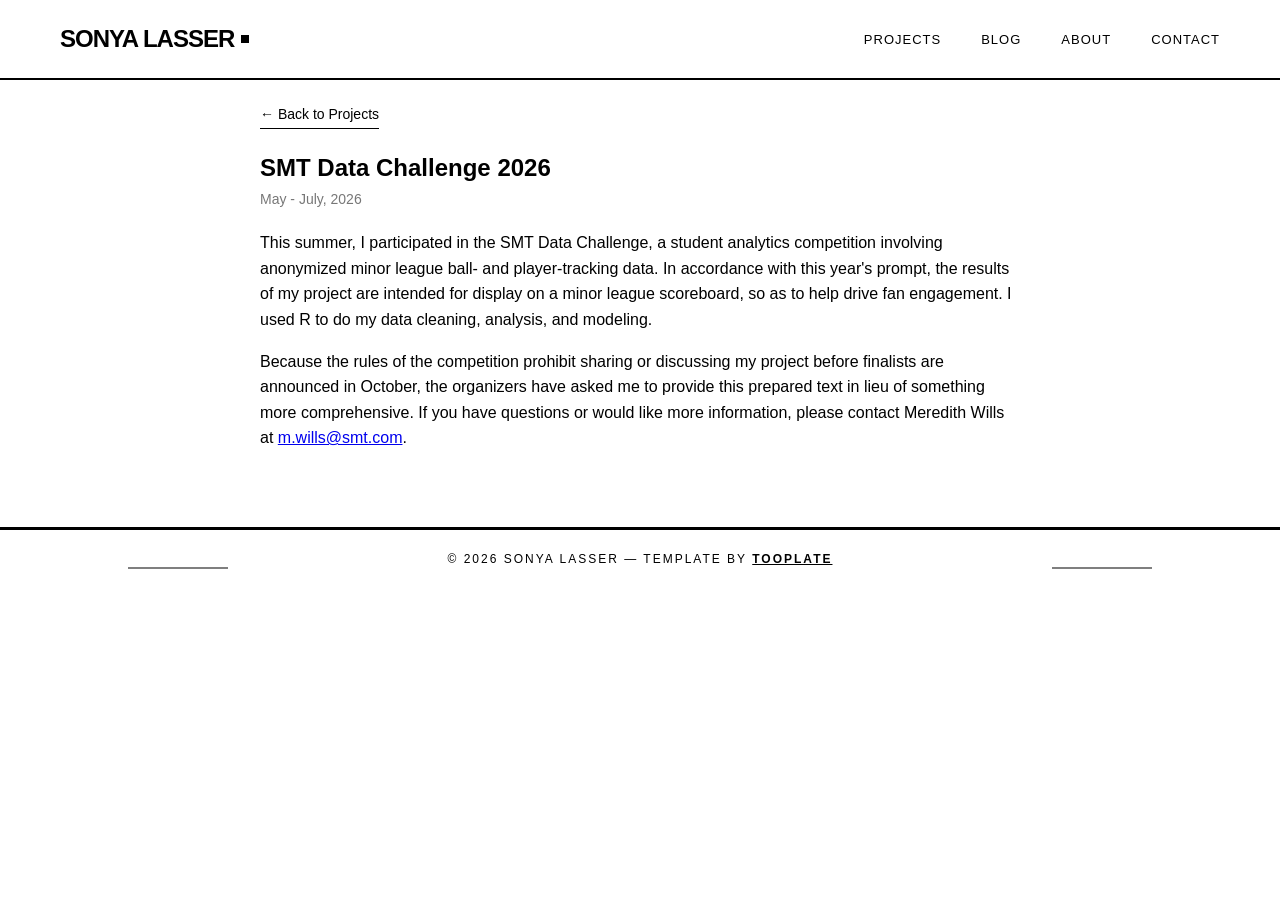
<file: projects/smt.html>
<!DOCTYPE html>
<html lang="en">
<head>
<meta charset="UTF-8">
<meta name="viewport" content="width=device-width, initial-scale=1.0">
<title>SMT Data Challenge 2026</title>
<link rel="stylesheet" href="https://cdnjs.cloudflare.com/ajax/libs/font-awesome/6.5.0/css/all.min.css">
<link href="../tooplate-minimal-white-style.css" rel="stylesheet">
</head>
<body>

<!-- Navigation -->
<nav id="navbar">
<div class="nav-container">
<a href="#" class="logo">SONYA LASSER</a>
<ul class="nav-links">
<li><a href="#projects">PROJECTS</a></li>
<li><a href="#blog">BLOG</a></li>
<li><a href="#about">ABOUT</a></li>
<li><a href="#contact">CONTACT</a></li>
</ul>
</div>
</nav>

<!-- Content -->
<section class="content" style="width:100%; max-width:800px; margin:auto; padding:80px 20px 60px;">

<a href="../index.html#projects" class="back-link">
← Back to Projects
</a>
<h1>SMT Data Challenge 2026</h1>
<p style="color:#777; font-size:14px; margin-bottom: 20px;">May - July, 2026</p>

<p>
This summer, I participated in the SMT Data Challenge, a student analytics competition involving anonymized minor league ball- and player-tracking data. In accordance with this year's prompt, the results of my project are intended for display on a minor league scoreboard, so as to help drive fan engagement. I used R to do my data cleaning, analysis, and modeling.
</p>

<p>
Because the rules of the competition prohibit sharing or discussing my project before finalists are announced in October, the organizers have asked me to provide this prepared text in lieu of something more comprehensive. If you have questions or would like more information, please contact Meredith Wills at <a href="mailto:m.wills@smt.com">m.wills@smt.com</a>.
</p>

</section>

<!-- Footer -->
<footer style="padding:20px 0;">
<p>© 2026 Sonya Lasser — Template by 
<a href="https://www.tooplate.com" target="_blank" style="color:#000; font-weight:700;">Tooplate</a>
</p>
</footer>

<script src="../tooplate-minimal-script.js"></script>

</body>
</html>
</file>
<file: tooplate-minimal-white-style.css>
/*

Tooplate 2141 Minimal White

https://www.tooplate.com/view/2141-minimal-white

*/

@charset "utf-8";

/* CSS Document */

 * {
            margin: 0;
            padding: 0;
            box-sizing: border-box;
        }

        body {
            font-family: -apple-system, BlinkMacSystemFont, 'Segoe UI', Roboto, 'Helvetica Neue', Arial, sans-serif;
            line-height: 1.6;
            color: #000;
            background: #fff;
            overflow-x: hidden;
            user-select: auto;
        }

        /* Decorative Elements */
        .black-line {
            width: 100%;
            height: 1px;
            background: #000;
            margin: 60px 0;
        }

        .black-block {
            width: 20px;
            height: 20px;
            background: #000;
            position: absolute;
        }

        .vertical-line {
            width: 1px;
            height: 100px;
            background: #000;
            margin: 40px auto;
        }

        /* Navigation */
        nav {
            position: fixed;
            top: 0;
            width: 100%;
            background: rgba(255, 255, 255, 0.98);
            backdrop-filter: blur(10px);
            z-index: 1000;
            padding: 20px 0;
            border-bottom: 2px solid #000;
            transition: all 0.3s ease;
        }

        nav.scrolled {
            padding: 15px 0;
            box-shadow: 0 2px 20px rgba(0, 0, 0, 0.1);
        }

        .nav-container {
            max-width: 1200px;
            margin: 0 auto;
            padding: 0 20px;
            display: flex;
            justify-content: space-between;
            align-items: center;
        }

        .logo {
            font-size: 24px;
            font-weight: 700;
            letter-spacing: -1px;
            position: relative;
            color: #000;
            text-decoration: none;
        }

        .logo::after {
            content: '';
            position: absolute;
            right: -15px;
            top: 50%;
            transform: translateY(-50%);
            width: 8px;
            height: 8px;
            background: #000;
        }

        /* Hamburger Menu */
        .menu-toggle {
            display: none;
            flex-direction: column;
            justify-content: center;
            align-items: center;
            width: 30px;
            height: 30px;
            cursor: pointer;
            z-index: 1001;
        }

        .menu-toggle span {
            display: block;
            width: 25px;
            height: 2px;
            background: #000;
            margin: 3px 0;
            transition: all 0.3s ease;
        }

        .menu-toggle.active span:nth-child(1) {
            transform: rotate(45deg) translate(5px, 5px);
        }

        .menu-toggle.active span:nth-child(2) {
            opacity: 0;
        }

        .menu-toggle.active span:nth-child(3) {
            transform: rotate(-45deg) translate(7px, -6px);
        }

        .nav-links {
            display: flex;
            gap: 40px;
            list-style: none;
        }

        .nav-links a {
            color: #000;
            text-decoration: none;
            font-size: 13px;
            font-weight: 500;
            letter-spacing: 1px;
            transition: all 0.3s ease;
            position: relative;
        }

        .nav-links a::before {
            content: '';
            position: absolute;
            left: -15px;
            top: 50%;
            transform: translateY(-50%);
            width: 0;
            height: 1px;
            background: #000;
            transition: width 0.3s ease;
        }

        .nav-links a:hover::before,
        .nav-links a.active::before {
            width: 10px;
        }

        .nav-links a.active {
            font-weight: 700;
        }

        /* Section 1: Hero */
        .hero {
            min-height: 100vh;
            display: flex;
            align-items: center;
            justify-content: center;
            padding: 80px 20px;
            position: relative;
            overflow: hidden;
        }

        .hero::before {
            content: '';
            position: absolute;
            top: 20%;
            left: 10%;
            width: 100px;
            height: 1px;
            background: #000;
            animation: slideRight 8s ease-in-out infinite;
        }

        .hero::after {
            content: '';
            position: absolute;
            bottom: 20%;
            right: 10%;
            width: 150px;
            height: 1px;
            background: #000;
            animation: slideLeft 8s ease-in-out infinite;
        }

        .hero-decoration {
            position: absolute;
            top: 30%;
            right: 15%;
            width: 40px;
            height: 40px;
            border: 2px solid #000;
            transform: rotate(45deg);
            animation: rotateSquare 10s linear infinite;
        }

        /* Animated Objects (Reduced) */
        .floating-objects {
            position: absolute;
            width: 100%;
            height: 100%;
            top: 0;
            left: 0;
            pointer-events: none;
            z-index: 1;
        }

        .floating-circle {
            position: absolute;
            width: 80px;
            height: 80px;
            border: 1px solid #000;
            border-radius: 50%;
            opacity: 0.2;
            animation: floatUp 18s ease-in-out infinite;
        }

        .floating-circle:nth-child(1) {
            left: 10%;
            bottom: -100px;
            animation-delay: 0s;
            width: 60px;
            height: 60px;
        }

        .floating-circle:nth-child(2) {
            right: 15%;
            bottom: -100px;
            animation-delay: 8s;
            width: 100px;
            height: 100px;
        }

        .floating-square {
            position: absolute;
            width: 30px;
            height: 30px;
            background: #000;
            opacity: 0.08;
            animation: floatDiagonal 25s linear infinite;
            top: 40%;
            left: -50px;
        }

        .floating-line {
            position: absolute;
            height: 1px;
            background: #000;
            opacity: 0.15;
            animation: expandContract 10s ease-in-out infinite;
            width: 200px;
            top: 65%;
            right: 10%;
            transform-origin: center;
        }

        .hero-content {
            text-align: center;
            max-width: 800px;
            animation: fadeInUp 1s ease;
            position: relative;
            z-index: 2;
        }

        /* Animations */
        @keyframes floatUp {
            0%, 100% {
                transform: translateY(0) scale(1);
                opacity: 0;
            }
            10% {
                opacity: 0.2;
            }
            50% {
                transform: translateY(-600px) scale(1.1);
                opacity: 0.05;
            }
            90% {
                opacity: 0;
            }
        }

        @keyframes floatDiagonal {
            0% {
                transform: translate(0, 0) rotate(0deg);
            }
            100% {
                transform: translate(1400px, -300px) rotate(360deg);
            }
        }

        @keyframes expandContract {
            0%, 100% {
                transform: scaleX(0.5) rotate(0deg);
            }
            50% {
                transform: scaleX(1.2) rotate(180deg);
            }
        }

        @keyframes rotateSquare {
            0% {
                transform: rotate(45deg) scale(1);
            }
            25% {
                transform: rotate(135deg) scale(1.1);
            }
            50% {
                transform: rotate(225deg) scale(1);
            }
            75% {
                transform: rotate(315deg) scale(0.9);
            }
            100% {
                transform: rotate(405deg) scale(1);
            }
        }

        @keyframes slideRight {
            0%, 100% {
                transform: translateX(0);
                opacity: 0.5;
            }
            50% {
                transform: translateX(50px);
                opacity: 1;
            }
        }

        @keyframes slideLeft {
            0%, 100% {
                transform: translateX(0);
                opacity: 0.5;
            }
            50% {
                transform: translateX(-50px);
                opacity: 1;
            }
        }

        .hero h1 {
            font-size: clamp(48px, 8vw, 88px);
            font-weight: 100;
            letter-spacing: -3px;
            margin-bottom: 30px;
            line-height: 0.9;
            position: relative;
        }

        .hero h1::after {
            content: '';
            position: absolute;
            bottom: -15px;
            left: 50%;
            transform: translateX(-50%);
            width: 60px;
            height: 2px;
            background: #000;
        }

        .hero .subtitle {
            font-size: 16px;
            color: #000;
            font-weight: 400;
            margin-bottom: 50px;
            letter-spacing: 2px;
            text-transform: uppercase;
        }

        .cta-button {
            display: inline-block;
            padding: 18px 50px;
            background: #000;
            color: #fff;
            text-decoration: none;
            font-size: 12px;
            letter-spacing: 2px;
            transition: all 0.3s ease;
            border: 2px solid #000;
            position: relative;
        }

        .cta-button::before {
            content: '';
            position: absolute;
            top: -10px;
            right: -10px;
            width: 20px;
            height: 20px;
            border-top: 2px solid #000;
            border-right: 2px solid #000;
        }

        .cta-button:hover {
            background: transparent;
            color: #000;
            transform: translate(-5px, -5px);
        }

        /* Section 2: About - Mixed Layouts */
        .about {
            padding: 60px 20px;
            background: #fff;
            position: relative;
        }
        
        #about,
        #projects,
        #blog,
        #contact {
            scroll-margin-top: 100px;
        }

        .about::before {
            content: '';
            position: absolute;
            top: 20px;
            left: 0;
            width: 100%;
            height: 1px;
            background: #000;
        }

        .container {
            max-width: 1200px;
            margin: 0 auto;
            bottom: 10px;
        }

        /* Quote Block */
        .about-intro {
            margin-bottom: 80px;
        }

        .quote-block {
            max-width: 900px;
            margin: 0 auto;
            text-align: center;
            position: relative;
        }

        .quote-mark {
            font-size: 120px;
            line-height: 1;
            font-weight: 100;
            position: absolute;
            top: -40px;
            left: -60px;
            opacity: 0.1;
        }

        .quote-block h3 {
            font-size: 32px;
            font-weight: 300;
            line-height: 1.4;
            letter-spacing: -1px;
            margin-bottom: 30px;
        }

        .quote-author {
            display: flex;
            align-items: center;
            justify-content: center;
            gap: 20px;
        }

        .author-line {
            width: 50px;
            height: 1px;
            background: #000;
        }

        .quote-author p {
            font-size: 14px;
            letter-spacing: 1px;
            text-transform: uppercase;
            font-weight: 500;
        }

        /* Stats Grid */
        .stats-grid {
            display: grid;
            grid-template-columns: repeat(auto-fit, minmax(200px, 1fr));
            gap: 2px;
            background: #000;
            padding: 2px;
            margin-bottom: 100px;
        }

        .stat-item {
            background: #fff;
            padding: 60px 20px;
            text-align: center;
            position: relative;
        }

        .stat-number {
            font-size: 48px;
            font-weight: 100;
            letter-spacing: -2px;
            margin-bottom: 10px;
        }

        .stat-label {
            font-size: 12px;
            letter-spacing: 2px;
            text-transform: uppercase;
            font-weight: 500;
        }

        .stat-decoration {
            position: absolute;
            top: 20px;
            right: 20px;
            width: 20px;
            height: 20px;
            border: 1px solid #000;
            transform: rotate(45deg);
        }

        /* Philosophy Section */
        .philosophy-section {
            display: grid;
            grid-template-columns: 300px 1fr;
            gap: 80px;
            margin-bottom: 100px;
            align-items: start;
        }

        .philosophy-header {
            position: relative;
        }

        .philosophy-header h2 {
            font-size: 64px;
            font-weight: 100;
            letter-spacing: -2px;
            writing-mode: vertical-rl;
            text-orientation: mixed;
        }

        .header-decoration {
            position: absolute;
            bottom: 0;
            right: -20px;
            width: 40px;
            height: 40px;
            background: #000;
        }

        .philosophy-content {
            padding-top: 40px;
        }

        .lead-text {
            font-size: 24px;
            line-height: 1.6;
            margin-bottom: 60px;
            font-weight: 300;
        }

        .philosophy-points {
            display: grid;
            grid-template-columns: repeat(3, 1fr);
            gap: 40px;
        }

        .point-item {
            position: relative;
            padding-left: 20px;
        }

        .point-number {
            position: absolute;
            left: 0;
            top: 0;
            font-size: 10px;
            font-weight: 700;
        }

        .point-item h4 {
            font-size: 16px;
            font-weight: 500;
            margin-bottom: 15px;
            letter-spacing: 0.5px;
        }

        .point-item p {
            font-size: 14px;
            color: #666;
            line-height: 1.6;
        }

        /* Process Timeline */
        .process-timeline {
            margin-bottom: 100px;
        }

        .section-subtitle {
            font-size: 48px;
            font-weight: 100;
            text-align: center;
            margin-bottom: 60px;
            letter-spacing: -1px;
        }

        .timeline-container {
            position: relative;
            display: flex;
            justify-content: space-between;
            max-width: 900px;
            margin: 0 auto;
        }

        .timeline-line {
            position: absolute;
            top: 20px;
            left: 0;
            right: 0;
            height: 2px;
            background: #000;
            z-index: 0;
        }

        .timeline-item {
            position: relative;
            text-align: center;
            flex: 1;
        }

        .timeline-dot {
            width: 40px;
            height: 40px;
            background: #fff;
            border: 2px solid #000;
            margin: 0 auto 30px;
            position: relative;
            z-index: 1;
            transition: all 0.3s ease;
        }

        .timeline-item:hover .timeline-dot {
            background: #000;
            transform: rotate(45deg);
        }

        .timeline-content h4 {
            font-size: 18px;
            font-weight: 500;
            margin-bottom: 8px;
            letter-spacing: 0.5px;
        }

        .timeline-content p {
            font-size: 14px;
            color: #666;
        }

        /* Values Grid */
        .values-section {
            text-align: center;
        }

        .values-header {
            display: flex;
            align-items: center;
            justify-content: center;
            gap: 30px;
            margin-bottom: 60px;
        }

        .values-header h2 {
            font-size: 48px;
            font-weight: 100;
            letter-spacing: -1px;
        }

        .black-square {
            width: 15px;
            height: 15px;
            background: #000;
        }

        .values-grid {
            display: grid;
            grid-template-columns: repeat(4, 1fr);
            gap: 0;
        }

        .value-card {
            padding: 60px 20px;
            border: 1px solid #000;
            transition: all 0.3s ease;
        }

        .value-card.black {
            background: #000;
            color: #fff;
        }

        .value-icon {
            font-size: 48px;
            font-weight: 100;
            margin-bottom: 20px;
        }

        .value-card h4 {
            font-size: 14px;
            letter-spacing: 2px;
            text-transform: uppercase;
            font-weight: 500;
            margin-bottom: 15px;
        }

        .value-card:hover {
            transform: translateY(-10px);
        }

        .split-layout {
            display: grid;
            grid-template-columns: 1fr 2px 1fr;
            gap: 60px;
            align-items: center;
            margin-top: 80px;
        }

        .split-divider {
            width: 2px;
            height: 300px;
            background: #000;
            justify-self: center;
        }

        .split-left {
            text-align: right;
            padding-right: 20px;
        }

        .split-left h2 {
            font-size: 64px;
            font-weight: 100;
            letter-spacing: -2px;
            margin-bottom: 30px;
            position: relative;
        }

        .split-left h2::before {
            content: '';
            position: absolute;
            left: -40px;
            top: 50%;
            width: 30px;
            height: 30px;
            background: #000;
            transform: translateY(-50%);
        }

        .split-right {
            padding-left: 20px;
        }

        .split-right p {
            font-size: 18px;
            line-height: 2;
            margin-bottom: 30px;
        }

        .accent-box {
            display: inline-block;
            padding: 10px 20px;
            border: 1px solid #000;
            font-size: 12px;
            letter-spacing: 1px;
            text-transform: uppercase;
            position: relative;
        }

        .accent-box::after {
            content: '';
            position: absolute;
            bottom: -5px;
            right: -5px;
            width: 100%;
            height: 100%;
            background: #000;
            z-index: -1;
        }

        /* Section 3: Services - Asymmetric Grid */
        .services {
            padding: 120px 20px;
            background: #fafafa;
            position: relative;
        }

        .services::before,
        .services::after {
            content: '';
            position: absolute;
            width: 50px;
            height: 50px;
            border: 2px solid #000;
        }

        .services::before {
            top: 80px;
            left: 5%;
            animation: rotateSlowly 20s linear infinite;
        }

        .services::after {
            bottom: 80px;
            right: 5%;
            transform: rotate(45deg);
            animation: rotateSlowly 20s linear infinite reverse;
        }

        @keyframes rotateSlowly {
            from { transform: rotate(0deg); }
            to { transform: rotate(360deg); }
        }

        .services-header {
            text-align: center;
            margin-bottom: 80px;
            position: relative;
        }

        .services-header h2 {
            font-size: 56px;
            font-weight: 100;
            letter-spacing: -1px;
            margin-bottom: 20px;
            position: relative;
            display: inline-block;
        }

        .services-header h2::before,
        .services-header h2::after {
            content: '';
            position: absolute;
            width: 30px;
            height: 1px;
            background: #000;
            top: 50%;
            transform: translateY(-50%);
        }

        .services-header h2::before {
            left: -50px;
        }

        .services-header h2::after {
            right: -50px;
        }

        .services-header::after {
            content: '';
            position: absolute;
            bottom: -30px;
            left: 50%;
            transform: translateX(-50%);
            width: 200px;
            height: 1px;
            background: linear-gradient(to right, transparent, #000 20%, #000 80%, transparent);
        }

        .asymmetric-grid {
            display: grid;
            grid-template-columns: 2fr 1fr;
            gap: 40px;
            margin-bottom: 40px;
            position: relative;
        }

        .asymmetric-grid.reverse {
            grid-template-columns: 1fr 2fr;
        }

        .service-large * {
            position: relative;
            z-index: 1;
        }

        .service-large {
            background: #fff;
            padding: 60px;
            border-left: 4px solid #000;
            position: relative;
            transition: all 0.4s cubic-bezier(0.25, 0.46, 0.45, 0.94);
            overflow: hidden;
        }

        .service-large::before {
            content: '';
            position: absolute;
            top: 0;
            left: -100%;
            width: 100%;
            height: 100%;
            background: rgba(0, 0, 0, 0.02);
            transition: left 0.6s ease;
            pointer-events: none;
        }

        .service-large:hover::before {
            left: 0;
        }

        .service-large::after {
            content: '';
            position: absolute;
            top: 40px;
            right: 40px;
            width: 15px;
            height: 15px;
            background: #000;
            transition: all 0.3s ease;
            pointer-events: none;
            z-index: 0;
        }

        .service-large:hover::after {
            transform: scale(1.5) rotate(45deg);
        }

        .service-large:hover {
            transform: translateX(10px);
            border-left-width: 8px;
        }

        .asymmetric-grid.reverse .service-large {
            border-left: none;
            border-right: 4px solid #000;
        }

        .asymmetric-grid.reverse .service-large::after {
            right: auto;
            left: 40px;
        }

        .asymmetric-grid.reverse .service-large:hover {
            transform: translateX(-10px);
            border-right-width: 8px;
        }

        .service-small {
            background: #000;
            color: #fff;
            padding: 40px;
            display: flex;
            flex-direction: column;
            justify-content: center;
            position: relative;
            overflow: hidden;
            transition: all 0.4s ease;
        }

        .service-small::before {
            content: '';
            position: absolute;
            top: 50%;
            left: 50%;
            transform: translate(-50%, -50%);
            width: 0;
            height: 0;
            border: 1px solid rgba(255, 255, 255, 0.2);
            border-radius: 50%;
            transition: all 0.6s ease;
            pointer-events: none;
        }

        .service-small:hover::before {
            width: 200px;
            height: 200px;
        }

        .service-number {
            font-size: 88px;
            font-weight: 100;
            line-height: 1;
            margin-bottom: 20px;
            transition: all 0.3s ease;
            position: relative;
        }

        .service-small:hover .service-number {
            transform: scale(1.1);
        }

        .service-large h3,
        .service-large p {
            position: relative;
            z-index: 1;
            user-select: text;
        }

        .service-large h3 {
            font-size: 36px;
            font-weight: 300;
            margin-bottom: 20px;
            letter-spacing: -1px;
            display: inline-block;
        }

        .service-large h3::after {
            content: '';
            position: absolute;
            bottom: -10px;
            left: 0;
            width: 0;
            height: 1px;
            background: #000;
            transition: width 0.3s ease;
        }

        .service-large:hover h3::after {
            width: 100%;
        }

        .service-large p {
            color: #666;
            line-height: 1.8;
            font-size: 16px;
            margin-bottom: 30px;
            user-select: text;
            -webkit-user-select: text;
            -moz-user-select: text;
            -ms-user-select: text;
        }

        .service-tag {
            display: inline-block;
            padding: 8px 16px;
            border: 1px solid #000;
            font-size: 11px;
            letter-spacing: 1px;
            text-transform: uppercase;
            margin-top: 20px;
            transition: all 0.3s ease;
            cursor: pointer;
            position: relative;
            z-index: 1;
            text-decoration: none;
            color: #000;
        }

        .service-tag:hover {
            background: #000;
            color: #fff;
            transform: translateY(-2px);
        }

        .service-small h4 {
            font-size: 14px;
            letter-spacing: 2px;
            text-transform: uppercase;
            font-weight: 400;
            opacity: 0.9;
            transition: all 0.3s ease;
        }

        .service-small:hover h4 {
            opacity: 1;
            letter-spacing: 3px;
        }

        /* Section 4: Contact - Minimal Form */
        .contact {
            padding: 120px 20px;
            background: #fff;
            position: relative;
        }

        .contact-grid {
            display: grid;
            grid-template-columns: 1fr 1px 1fr;
            gap: 80px;
            max-width: 1000px;
            margin: 80px auto 0;
        }

        .contact-divider {
            background: #000;
            width: 1px;
            height: 100%;
        }

        .contact-info {
            padding-right: 40px;
        }

        .contact-info h2 {
            font-size: 48px;
            font-weight: 100;
            margin-bottom: 40px;
            position: relative;
        }

        .contact-info h2::after {
            content: '';
            position: absolute;
            bottom: -20px;
            left: 0;
            width: 40px;
            height: 2px;
            background: #000;
        }

        .info-item {
            margin-bottom: 30px;
            padding-left: 30px;
            position: relative;
        }

        .info-item::before {
            content: '';
            position: absolute;
            left: 0;
            top: 8px;
            width: 10px;
            height: 10px;
            background: #000;
            transform: rotate(45deg);
        }

        .info-item h4 {
            font-size: 12px;
            letter-spacing: 2px;
            text-transform: uppercase;
            margin-bottom: 15px;
            font-weight: 500;
        }

        .info-item p {
            font-size: 18px;
            font-weight: 300;
        }

        .contact-form {
            padding-left: 40px;
        }

        .form-group {
            margin-bottom: 40px;
            position: relative;
        }

        .form-group input,
        .form-group textarea {
            width: 100%;
            padding: 15px 0;
            border: none;
            border-bottom: 2px solid #000;
            background: transparent;
            font-size: 16px;
            font-family: inherit;
            transition: all 0.3s ease;
        }

        .form-group input:focus,
        .form-group textarea:focus {
            outline: none;
            padding-left: 20px;
        }

        .form-group label {
            position: absolute;
            left: 0;
            top: 15px;
            font-size: 14px;
            letter-spacing: 1px;
            text-transform: uppercase;
            transition: all 0.3s ease;
            pointer-events: none;
        }

        .form-group input:focus + label,
        .form-group input:not(:placeholder-shown) + label,
        .form-group textarea:focus + label,
        .form-group textarea:not(:placeholder-shown) + label {
            top: -20px;
            font-size: 11px;
            font-weight: 500;
        }

        .submit-btn {
            padding: 18px 60px;
            background: #000;
            color: #fff;
            border: 2px solid #000;
            font-size: 12px;
            letter-spacing: 2px;
            cursor: pointer;
            transition: all 0.3s ease;
            text-transform: uppercase;
            position: relative;
        }

        .submit-btn::before {
            content: '';
            position: absolute;
            bottom: -8px;
            left: -8px;
            width: 30px;
            height: 30px;
            border-bottom: 2px solid #000;
            border-left: 2px solid #000;
        }

        .submit-btn:hover {
            background: transparent;
            color: #000;
            transform: translate(3px, 3px);
        }

        /* Footer */
        footer {
            padding: 60px 20px;
            text-align: center;
            border-top: 3px solid #000;
            background: #fff;
            position: relative;
        }

        footer::before,
        footer::after {
            content: '';
            position: absolute;
            top: 50%;
            transform: translateY(-50%);
            width: 100px;
            height: 1px;
            background: #000;
        }

        footer::before {
            left: 10%;
        }

        footer::after {
            right: 10%;
        }

        footer p {
            color: #000;
            font-size: 12px;
            letter-spacing: 2px;
            text-transform: uppercase;
            font-weight: 500;
        }

        /* Animations */
        @keyframes fadeInUp {
            from {
                opacity: 0;
                transform: translateY(30px);
            }
            to {
                opacity: 1;
                transform: translateY(0);
            }
        }

        .fade-in {
            opacity: 0;
            transform: translateY(30px);
            transition: all 0.8s ease;
        }

        .fade-in.visible {
            opacity: 1;
            transform: translateY(0);
        }

        /* Mobile responsive */
        @media (max-width: 1000px) {
            footer::before,
            footer::after {
                display: none;
            }
        }
        
        @media (max-width: 768px) {
            .menu-toggle {
                display: flex;
            }

            .nav-links {
                display: none;
                position: fixed;
                top: 0;
                right: 0;
                width: 100%;
                height: 100vh;
                background: rgba(255, 255, 255, 0.98);
                flex-direction: column;
                justify-content: center;
                align-items: center;
                gap: 30px;
                z-index: 1000;
            }

            .nav-links.active {
                display: flex;
            }

            .nav-links a {
                font-size: 18px;
                letter-spacing: 2px;
            }

            .nav-links a::before {
                display: none;
            }

            .nav-links a.active {
                position: relative;
            }

            .nav-links a.active::after {
                content: '';
                position: absolute;
                bottom: -10px;
                left: 50%;
                transform: translateX(-50%);
                width: 30px;
                height: 2px;
                background: #000;
            }

            /* About section mobile */
            .quote-mark {
                font-size: 80px;
                left: -30px;
                top: -20px;
            }

            .quote-block h3 {
                font-size: 24px;
            }

            .stats-grid {
                grid-template-columns: repeat(2, 1fr);
            }

            .philosophy-section {
                grid-template-columns: 1fr;
                gap: 40px;
            }

            .philosophy-header h2 {
                writing-mode: horizontal-tb;
                font-size: 48px;
            }

            .header-decoration {
                position: static;
                width: 60px;
                height: 2px;
                margin-top: 20px;
            }

            .philosophy-points {
                grid-template-columns: 1fr;
                gap: 30px;
            }

            .timeline-container {
                flex-direction: column;
                gap: 40px;
            }

            .timeline-line {
                width: 2px;
                height: 100%;
                top: 0;
                left: 20px;
                right: auto;
            }

            .timeline-item {
                display: flex;
                align-items: center;
                gap: 30px;
                text-align: left;
            }

            .timeline-dot {
                margin: 0;
                flex-shrink: 0;
            }

            .values-grid {
                grid-template-columns: repeat(2, 1fr);
            }

            .values-header h2 {
                font-size: 36px;
            }

            .split-layout {
                grid-template-columns: 1fr;
                gap: 40px;
            }

            .split-divider {
                width: 100px;
                height: 2px;
            }

            .split-left {
                text-align: left;
                padding-right: 0;
            }

            .split-left h2::before {
                display: none;
            }

            .asymmetric-grid,
            .asymmetric-grid.reverse {
                grid-template-columns: 1fr;
            }

            .asymmetric-grid.reverse .service-large {
                border-right: none;
                border-left: 4px solid #000;
            }

            .asymmetric-grid.reverse .service-large::after {
                left: auto;
                right: 20px;
            }

            .asymmetric-grid.reverse .service-large:hover {
                transform: translateX(10px);
                border-left-width: 8px;
                border-right-width: 4px;
            }

            .contact-grid {
                grid-template-columns: 1fr;
                gap: 60px;
            }

            .contact-divider {
                width: 100px;
                height: 2px;
                margin: 0 auto;
            }

            .contact-info,
            .contact-form {
                padding: 0;
            }

            .hero h1 {
                font-size: 48px;
            }

            .services-header h2,
            .split-left h2 {
                font-size: 36px;
            }

            .services-header h2::before,
            .services-header h2::after {
                display: none;
            }

            .service-large {
                padding: 40px;
            }

            .service-large::after {
                top: 20px;
                right: 20px;
            }

            .service-tag {
                padding: 6px 12px;
                font-size: 10px;
            }

            .service-number {
                font-size: 60px;
            }

            .hero-decoration {
                display: none;
            }

            .hero::before,
            .hero::after {
                width: 50px;
            }

            /* Hide some animated objects on mobile for performance */
            .floating-objects {
                opacity: 0.5;
            }

            .floating-circle:nth-child(2) {
                display: none;
            }

            .services::before,
            .services::after {
                width: 30px;
                height: 30px;
            }

            footer::before,
            footer::after {
                display: none;
            }
        }

            .back-link {
            display: inline-block;
            color: #000;
            text-decoration: none;
            border-bottom: 1px solid #000;
            padding: 3px 0;
            font-size: 14px;
            margin: 5px 0;
            transition: opacity 0.2s ease;
            margin-bottom: 20px;
            margin-top: 20px;
            }

            .back-link:hover {
            opacity: 0.6;
            }
            
            p {
            margin-bottom: 16px;
            }

        /* Accessibility - Reduced Motion */
        @media (prefers-reduced-motion: reduce) {
            * {
                animation: none !important;
                transition: none !important;
            }
        }


    .project-label {
      font-size: 12px;
      font-weight: 500;
      letter-spacing: 2px;
      text-transform: uppercase;
      margin-bottom: 25px;
    }

    .project-header h1 {
      font-size: clamp(42px, 7vw, 76px);
      font-weight: 100;
      line-height: 1;
      letter-spacing: -3px;
      margin-bottom: 30px;
    }

    .project-header h1::after {
      content: '';
      display: block;
      width: 60px;
      height: 2px;
      background: #000;
      margin: 25px auto 0;
    }

    .project-subtitle {
      max-width: 760px;
      margin: 0 auto 30px;
      font-size: 20px;
      line-height: 1.6;
      font-weight: 300;
    }

    .project-meta {
      display: flex;
      flex-wrap: wrap;
      justify-content: center;
      gap: 10px 30px;
      font-size: 13px;
      color: #666;
      letter-spacing: 0.5px;
    }

    .project-section {
      margin-bottom: 75px;
    }

    .project-section h2 {
      font-size: 42px;
      font-weight: 100;
      letter-spacing: -1px;
      margin-bottom: 25px;
    }

    .project-section h3 {
      font-size: 20px;
      font-weight: 500;
      margin-bottom: 12px;
    }

    .project-section p,
    .project-section li {
      font-size: 16px;
      line-height: 1.8;
      color: #444;
    }

    .project-section ul {
      padding-left: 22px;
    }

    .project-section li {
      margin-bottom: 14px;
    }

    .project-methodology {
      display: grid;
      grid-template-columns: repeat(2, 1fr);
      gap: 50px;
      margin-top: 35px;
    }

    .methodology-item {
      border-top: 2px solid #000;
      padding-top: 20px;
    }

    .results-section {
      background: #000;
      color: #fff;
      padding: 50px;
      margin-left: -50px;
      margin-right: -50px;
    }

    .results-section h2 {
      color: #fff;
    }

    .results-section p,
    .results-section li {
      color: #fff;
    }

    .impact-section {
      border-top: 1px solid #000;
      padding-top: 35px;
    }

    .skills-list {
      display: flex;
      flex-wrap: wrap;
      gap: 10px;
      margin-top: 25px;
    }

    .skill {
      border: 1px solid #000;
      padding: 9px 15px;
      font-size: 11px;
      letter-spacing: 1px;
      text-transform: uppercase;
    }

    .project-visuals {
      border-top: 1px solid #000;
      padding-top: 35px;
    }

    .project-figure {
      margin: 45px 0 65px;
    }

    .project-figure img {
      display: block;
      width: 100%;
      height: auto;
      border: 1px solid #000;
    }

    .project-figure figcaption {
      max-width: 850px;
      margin-top: 14px;
      color: #666;
      font-size: 13px;
      line-height: 1.6;
    }

    .project-figure figcaption strong {
      color: #000;
      font-weight: 500;
    }

    .poster-link {
      text-align: left;
      margin-top: 25px;
      margin-bottom: 75px;
    }

    .poster-link .service-tag {
      display: inline-block;
    }

    @media (max-width: 768px) {
      .project-page {
        padding-top: 90px;
      }

      .project-header {
        margin-bottom: 55px;
      }

      .project-header h1 {
        letter-spacing: -2px;
      }

      .project-subtitle {
        font-size: 17px;
      }

      .project-section h2 {
        font-size: 36px;
      }

      .project-methodology {
        grid-template-columns: 1fr;
        gap: 40px;
      }

      .results-section {
        padding: 35px 25px;
        margin-left: 0;
        margin-right: 0;
      }
    }
.about-content {
  max-width: 760px;
  margin: 0 auto;
}

.about-content h2 {
  text-align: center;
}

.about-line {
  width: 30px;
  height: 2px;
  background: #000;
  margin: 15px auto 30px;
}

.about-layout {
  display: flex;
  align-items: stretch;
  gap: 40px;
}

.about-image-wrapper {
  flex: 0.8;
  min-width: 0;
  display: flex;
}

.about-image {
  display: block;
  width: 100%;
  height: 100%;
  min-height: 240px;
  object-fit: cover;
  object-position: 50% 40%;
}

.about-text {
  flex: 1.2;
  display: flex;
  flex-direction: column;
  justify-content: center;
}

.about-text p {
  font-size: 16.5px;
  line-height: 1.6;
}

.about-text p + p {
  margin-top: 15px;
  color: #555;
}
</file>
